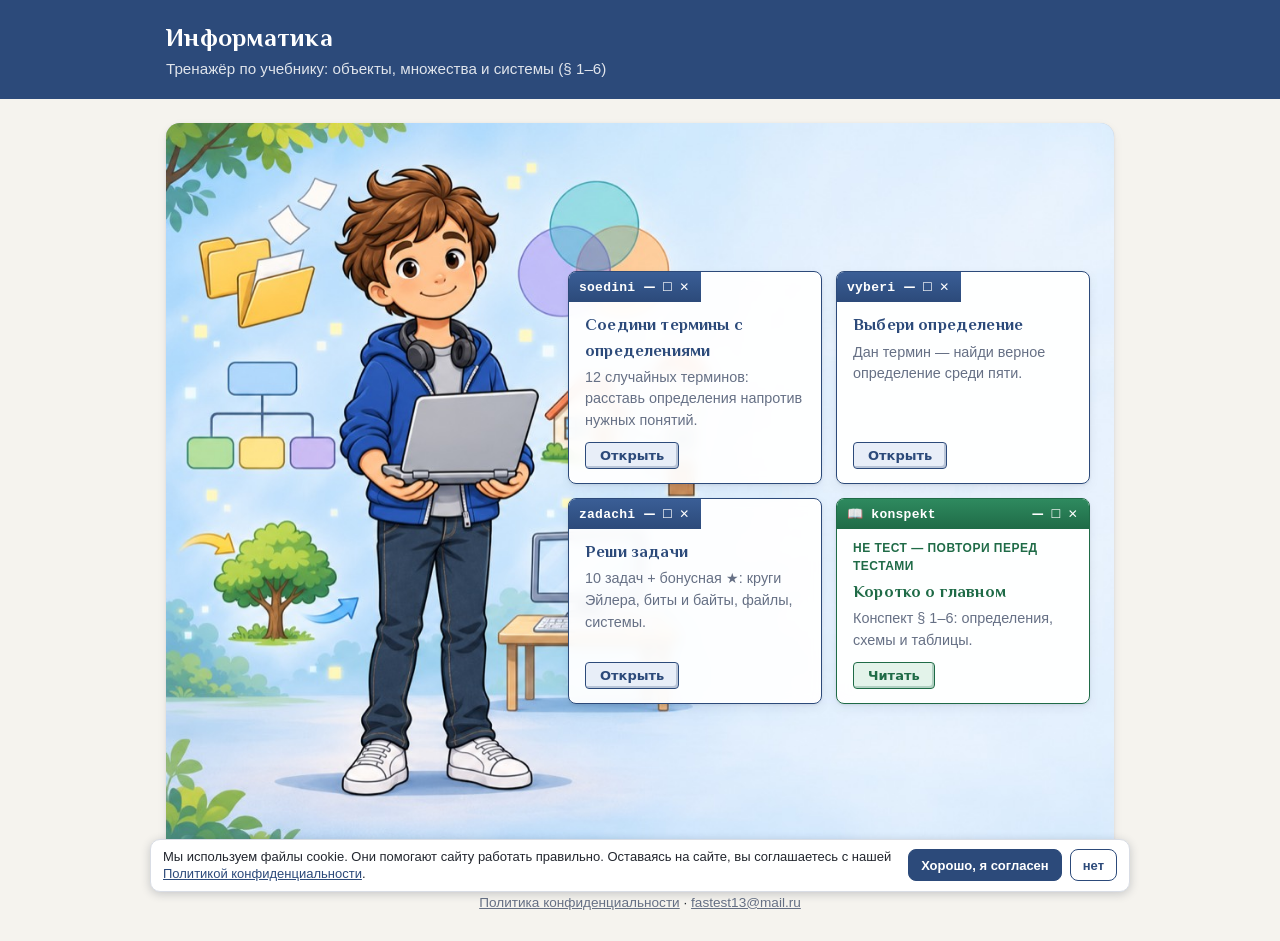
<file: index.html>
<!DOCTYPE html>
<html lang="ru">
<head>
  <meta charset="utf-8">
  <meta name="viewport" content="width=device-width, initial-scale=1">
  <title>Информатика: объекты и системы — тренажёр</title>
  <meta name="description" content="Тренажёр по информатике для 6 класса: термины и определения, § 1–6.">
  <meta property="og:type" content="website">
  <meta property="og:site_name" content="Информатика: объекты и системы">
  <meta property="og:title" content="Информатика: объекты и системы — тренажёр">
  <meta property="og:description" content="Тренажёр по информатике для 6 класса: термины и определения, § 1–6.">
  <meta property="og:url" content="https://fastest13.github.io/informatics-objects/">
  <meta property="og:image" content="https://fastest13.github.io/informatics-objects/images/share.jpg">
  <meta property="og:image:width" content="800">
  <meta property="og:image:height" content="800">
  <link rel="icon" type="image/png" sizes="32x32" href="favicon.png">
  <link rel="icon" type="image/svg+xml" href="favicon.svg">
  <link rel="stylesheet" href="css/style.css?v=20261115k">
</head>
<body>
  <header class="site-header">
    <div class="wrap">
      <h1>Информатика</h1>
      <p class="subtitle">Тренажёр по учебнику: объекты, множества и системы (§ 1–6)</p>
    </div>
  </header>

  <main class="wrap">
    <section id="menu" class="menu">
      <figure class="hero"><img src="images/hero.jpg" alt="Мальчик с ноутбуком на фоне папок, схем и кругов Эйлера" width="1280" height="853"></figure>
      <div class="menu-cards">
        <button type="button" class="menu-card" data-mode="match">
          <span class="menu-bar" aria-hidden="true"><span class="menu-file">soedini</span><span class="menu-btns">— ☐ ✕</span></span>
          <span class="menu-title">Соедини термины с определениями</span>
          <span class="menu-desc">12 случайных терминов: расставь определения напротив нужных понятий.</span>
          <span class="menu-go" aria-hidden="true">Открыть</span>
        </button>
        <button type="button" class="menu-card" data-mode="terms">
          <span class="menu-bar" aria-hidden="true"><span class="menu-file">vyberi</span><span class="menu-btns">— ☐ ✕</span></span>
          <span class="menu-title">Выбери определение</span>
          <span class="menu-desc">Дан термин — найди верное определение среди пяти.</span>
          <span class="menu-go" aria-hidden="true">Открыть</span>
        </button>
        <button type="button" class="menu-card" data-mode="tasks">
          <span class="menu-bar" aria-hidden="true"><span class="menu-file">zadachi</span><span class="menu-btns">— ☐ ✕</span></span>
          <span class="menu-title">Реши задачи</span>
          <span class="menu-desc">10 задач + бонусная ★: круги Эйлера, биты и байты, файлы, системы.</span>
          <span class="menu-go" aria-hidden="true">Открыть</span>
        </button>
        <a class="menu-card is-doc" href="pamyatka.html">
          <span class="menu-bar" aria-hidden="true"><span class="menu-file">📖 konspekt</span><span class="menu-btns">— ☐ ✕</span></span>
          <span class="menu-note">Не тест — повтори перед тестами</span>
          <span class="menu-title">Коротко о главном</span>
          <span class="menu-desc">Конспект § 1–6: определения, схемы и таблицы.</span>
          <span class="menu-go" aria-hidden="true">Читать</span>
        </a>
      </div>
    </section>

    <section id="mode" class="mode" hidden></section>
  </main>

  <footer class="site-footer wrap">
    <a href="privacy.html">Политика конфиденциальности</a>
    · <a href="mailto:fastest13@mail.ru?subject=%D0%A2%D0%B5%D1%81%D1%82%20%D0%98%D0%BD%D1%84%D0%BE%D1%80%D0%BC%D0%B0%D1%82%D0%B8%D0%BA%D0%B0">fastest13@mail.ru</a>
  </footer>

  <script src="js/data.js?v=20261116a"></script>
  <script src="js/tasks-data.js?v=20261115l"></script>
  <script src="js/common.js?v=20261115m"></script>
  <script src="js/euler.js?v=20261116a"></script>
  <script src="js/mode-match.js?v=20261116a"></script>
  <script src="js/mode-term-quiz.js?v=20261116a"></script>
  <script src="js/mode-tasks.js?v=20261115k"></script>
  <script src="js/analytics.js?v=20261116a"></script>
  <script src="js/app.js?v=20261116a"></script>
</body>
</html>
</file>
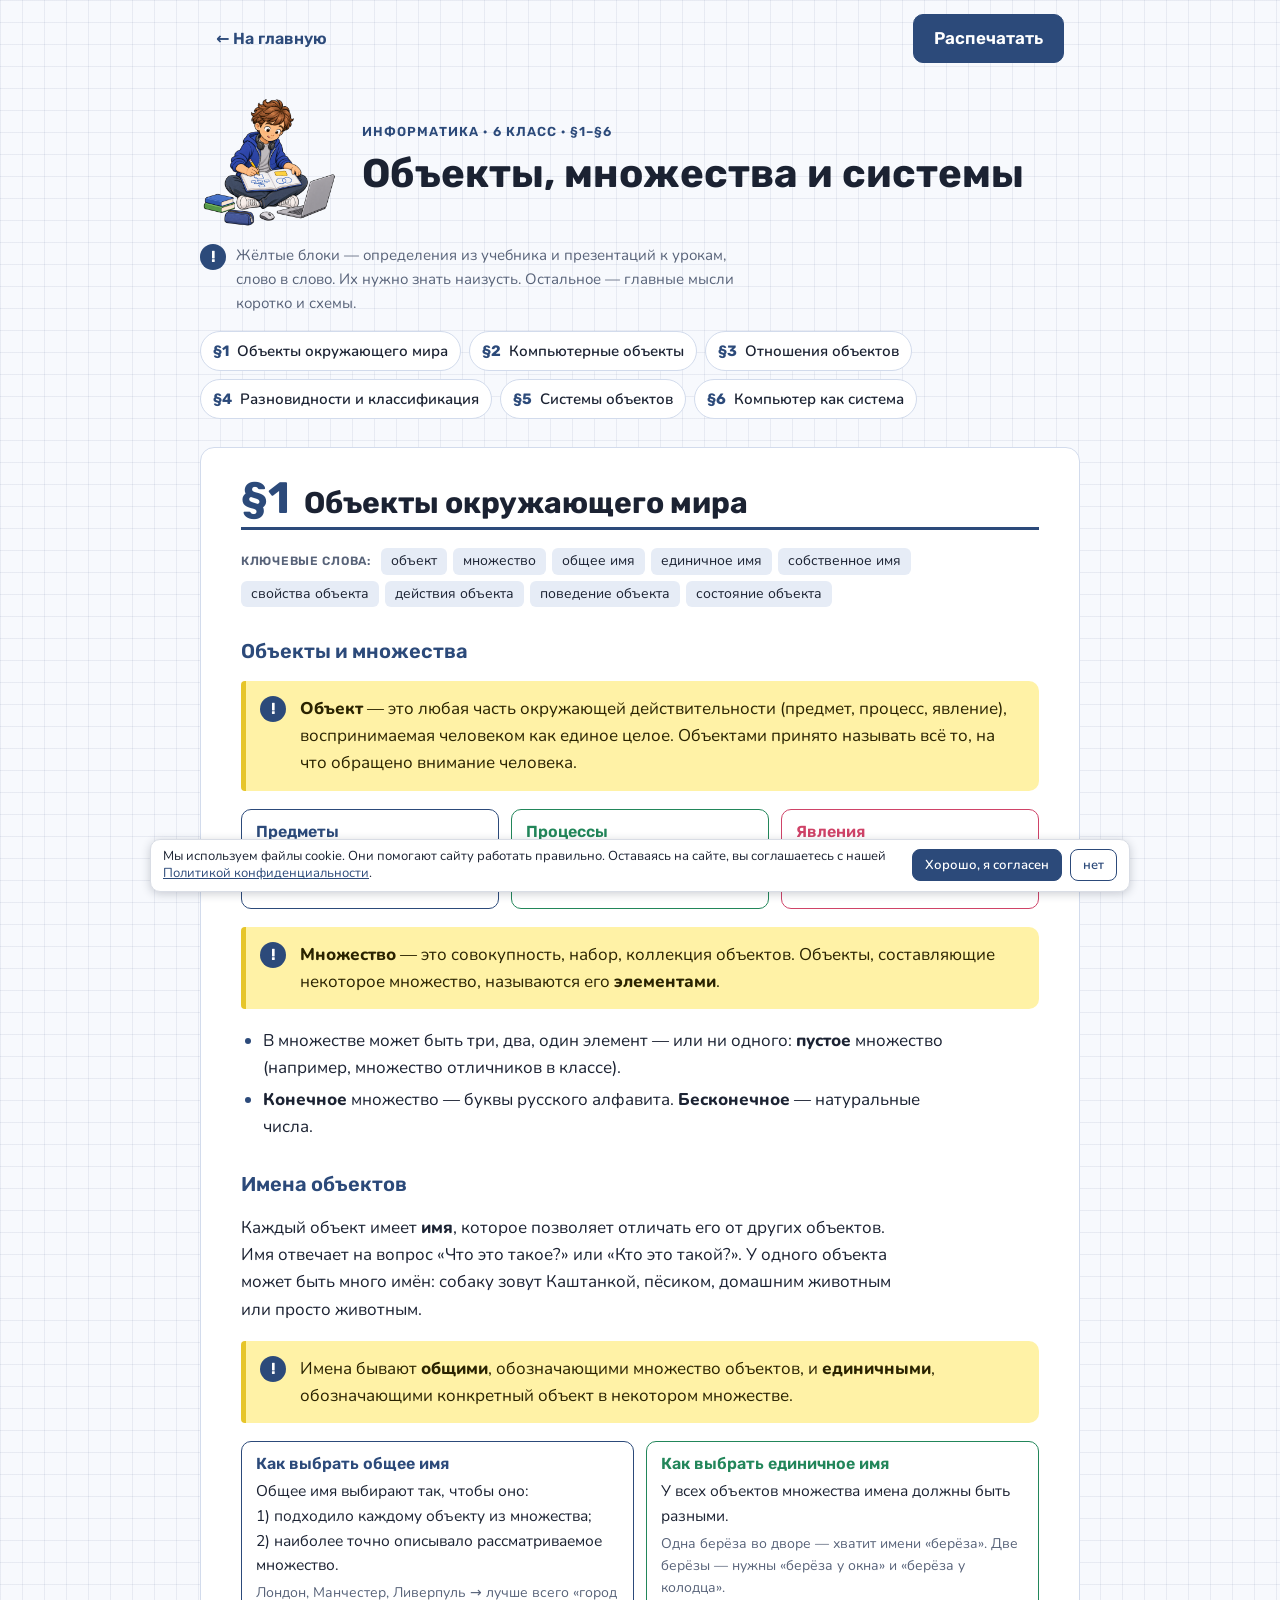
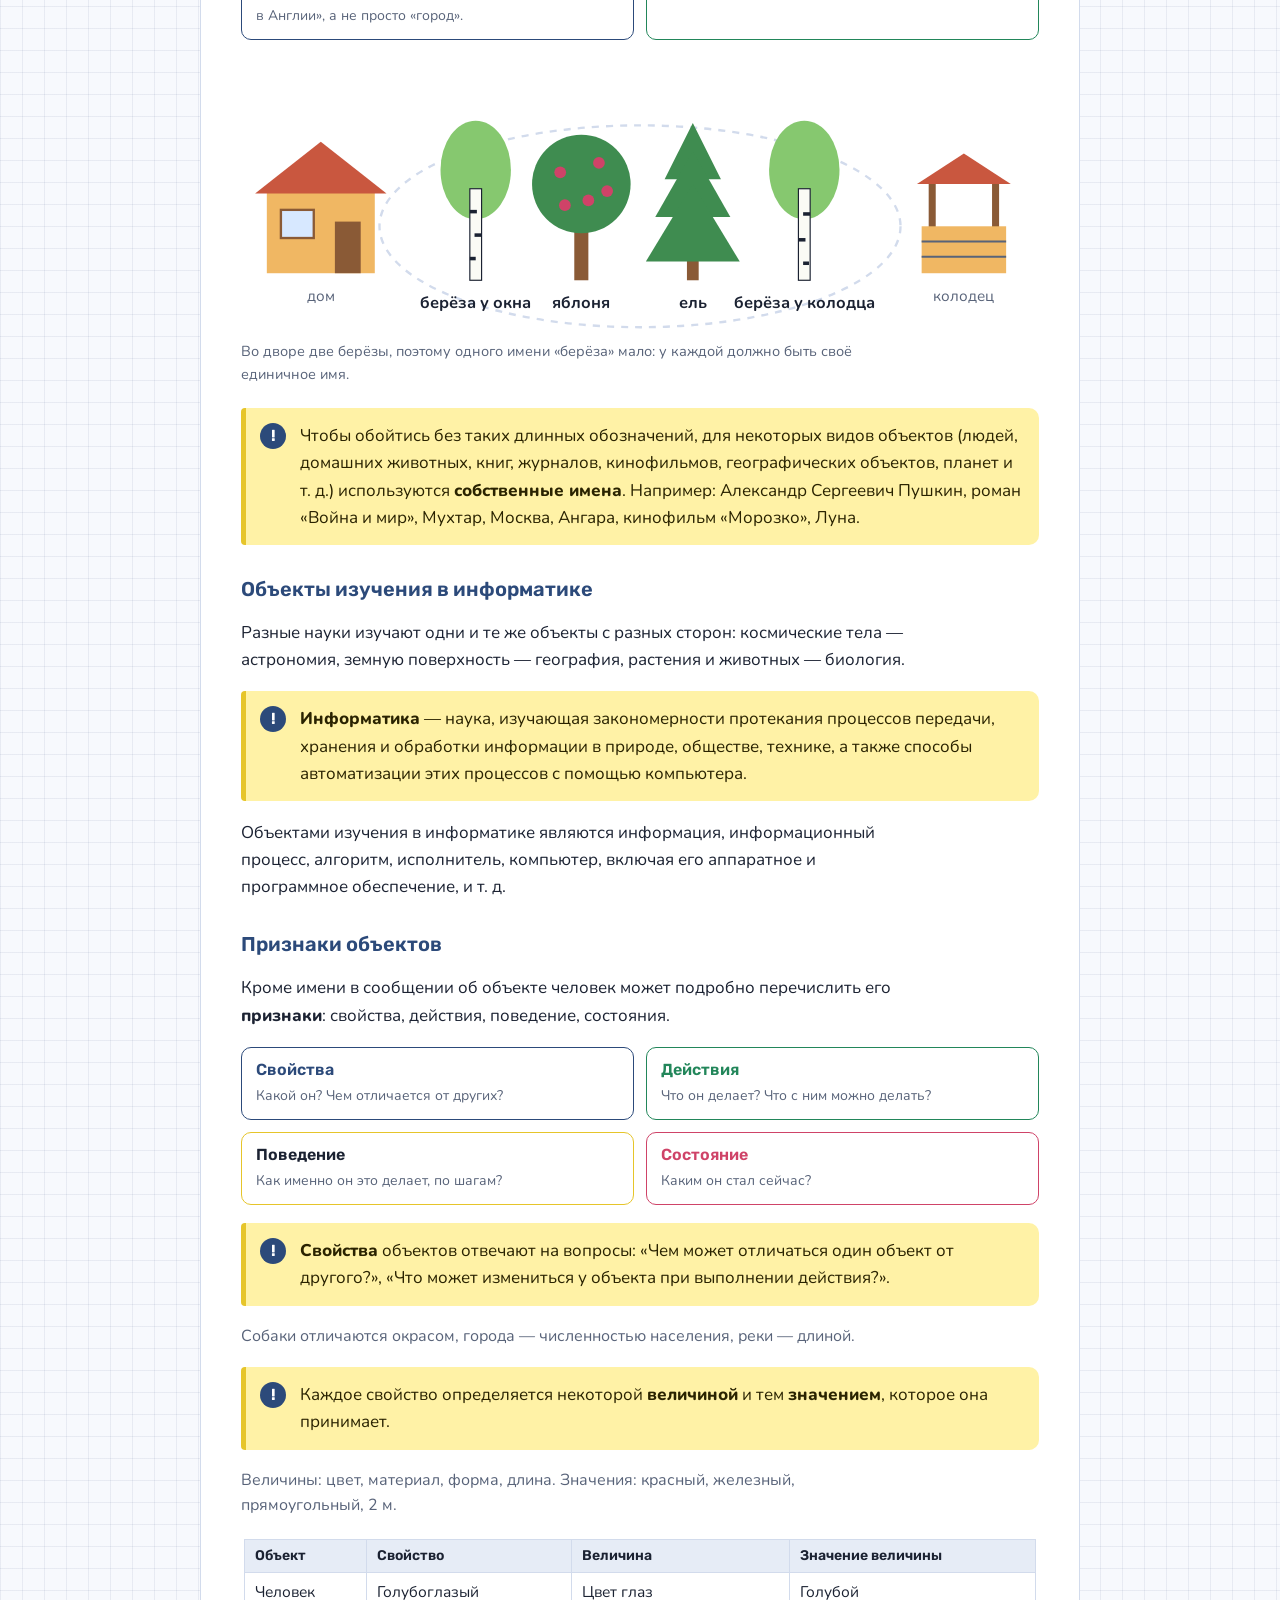
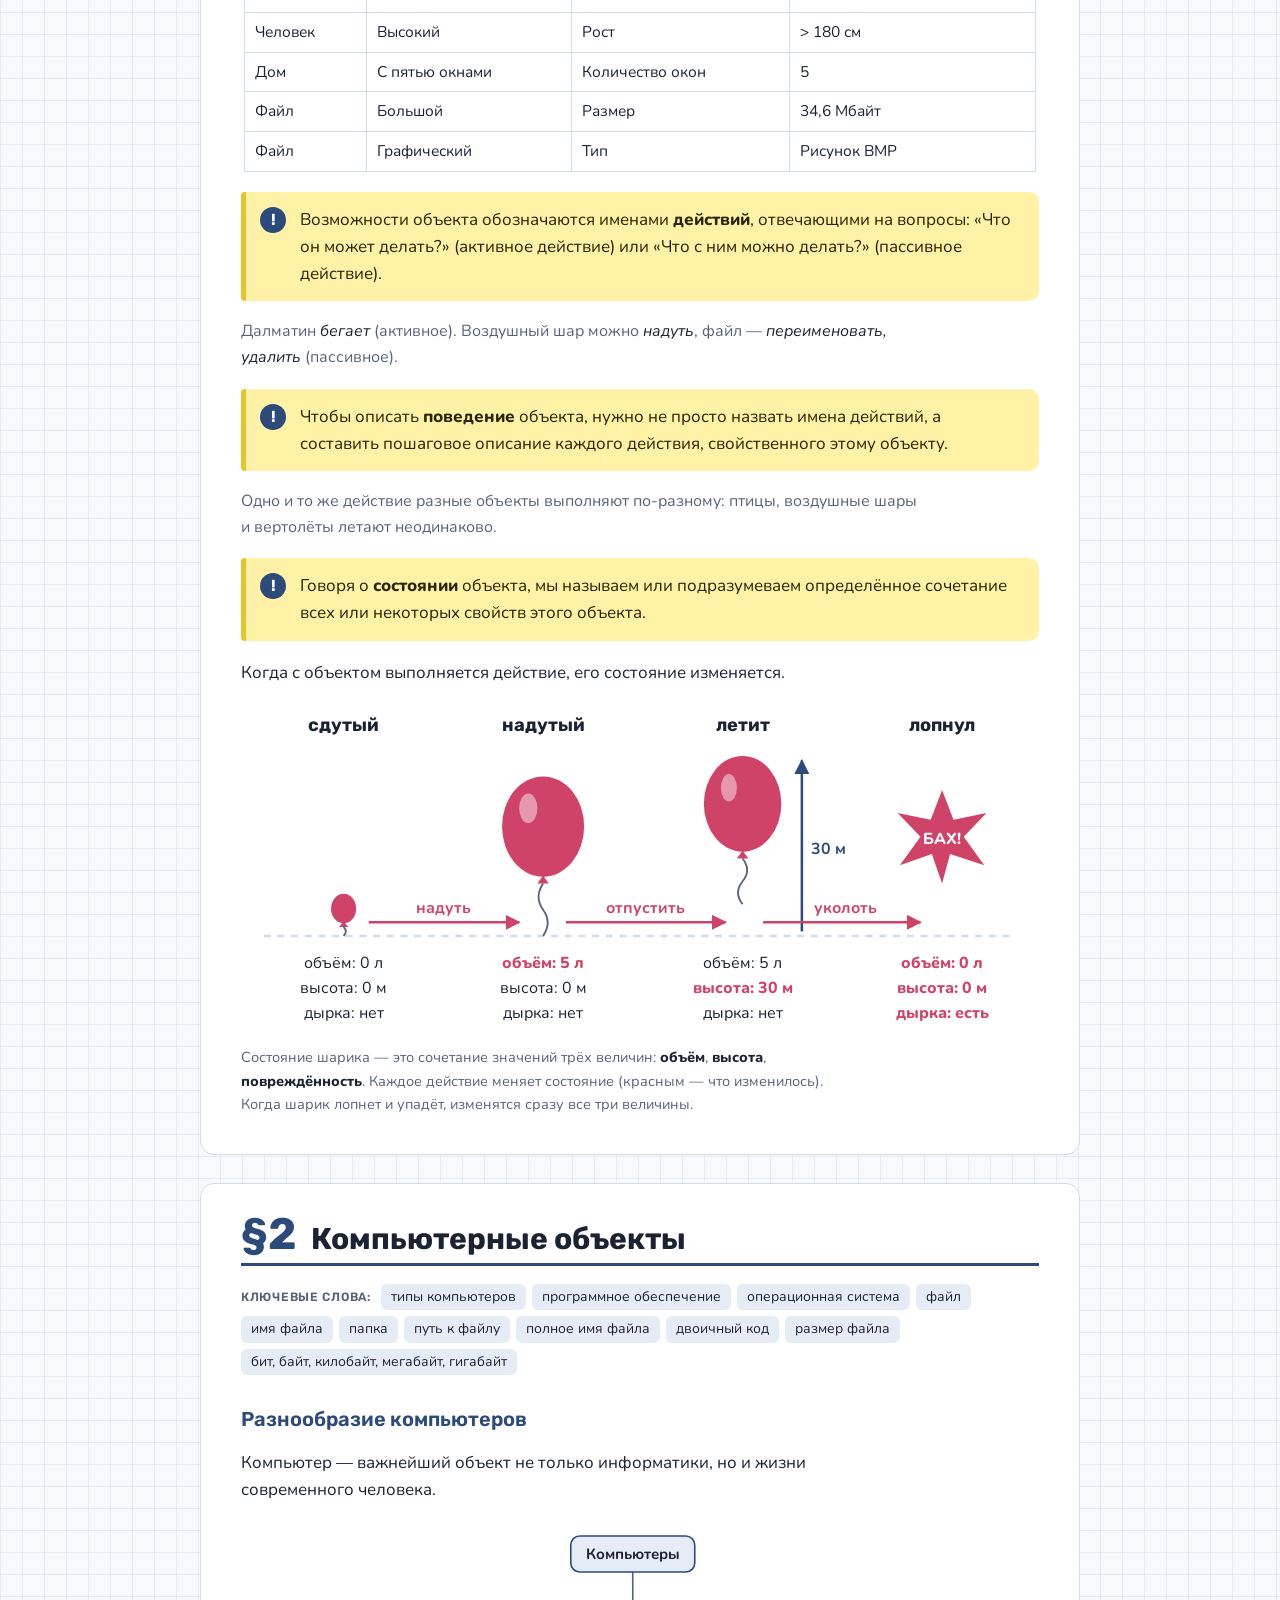
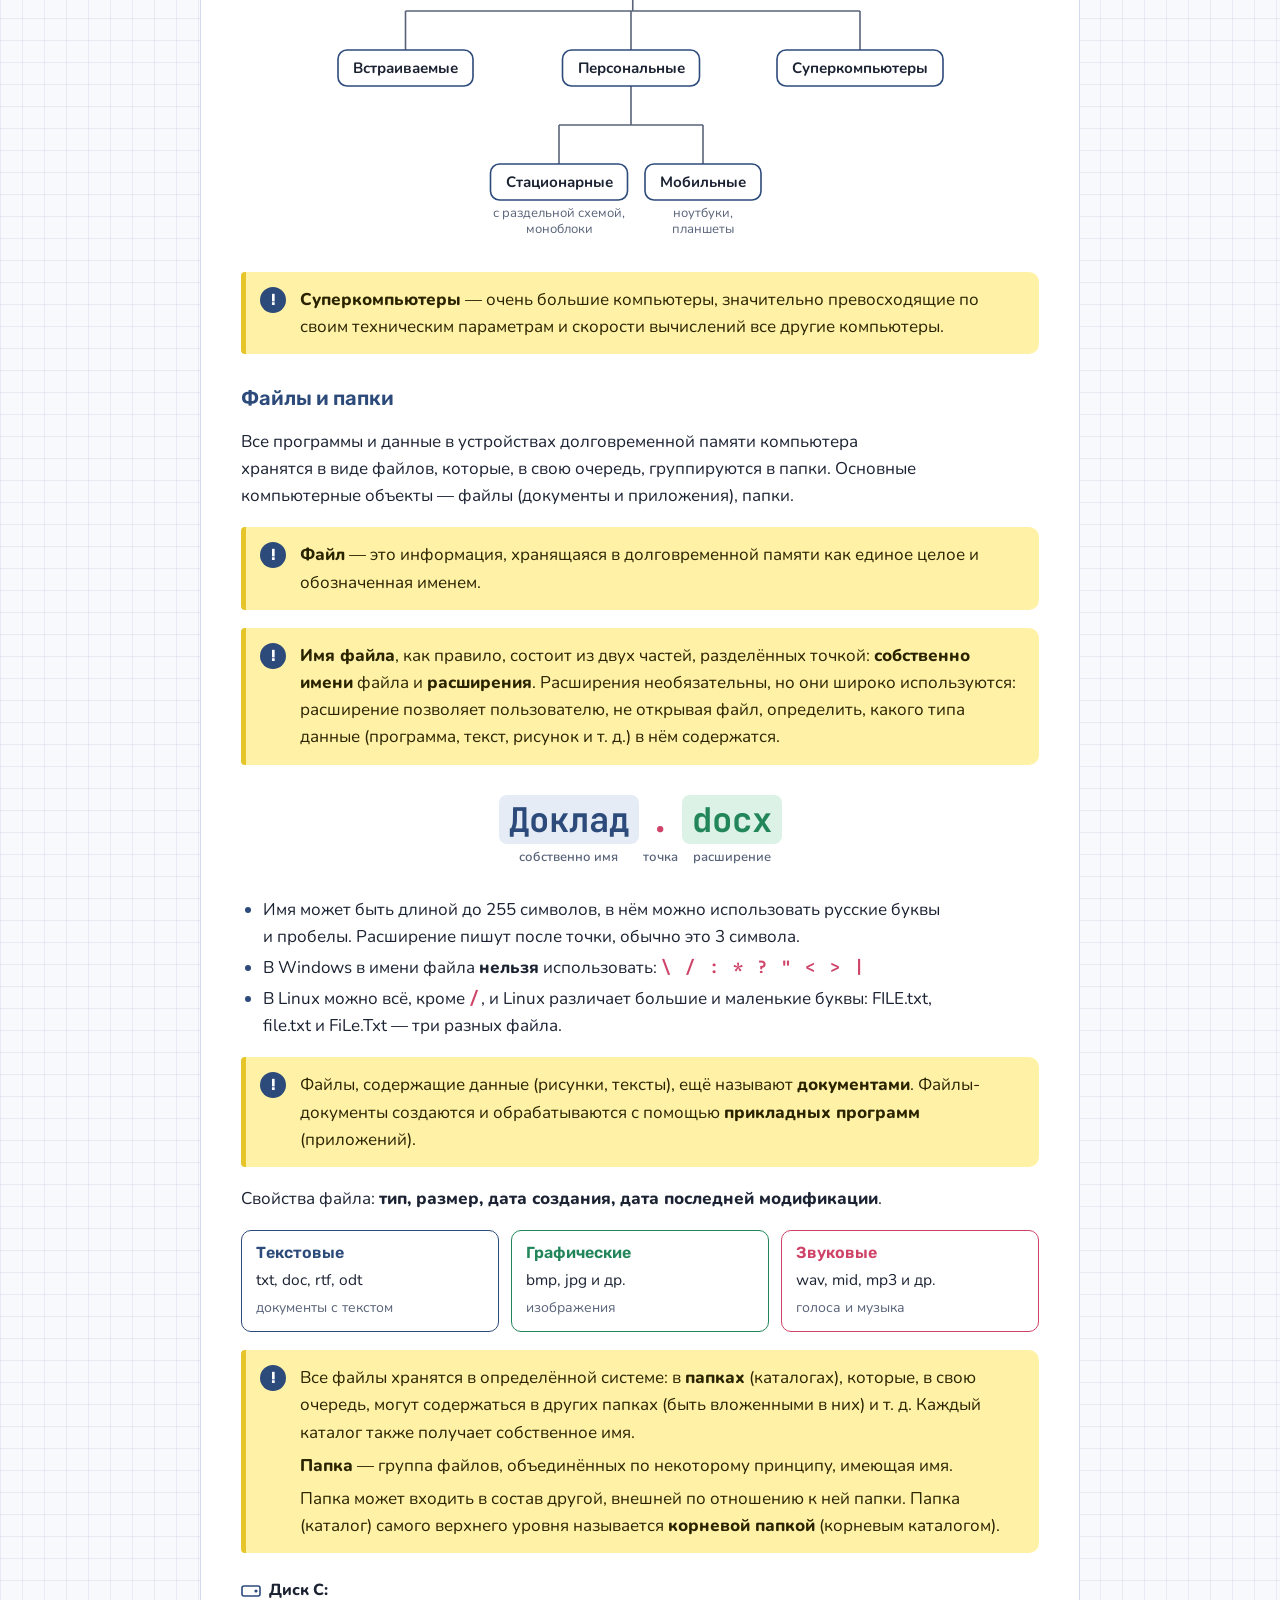
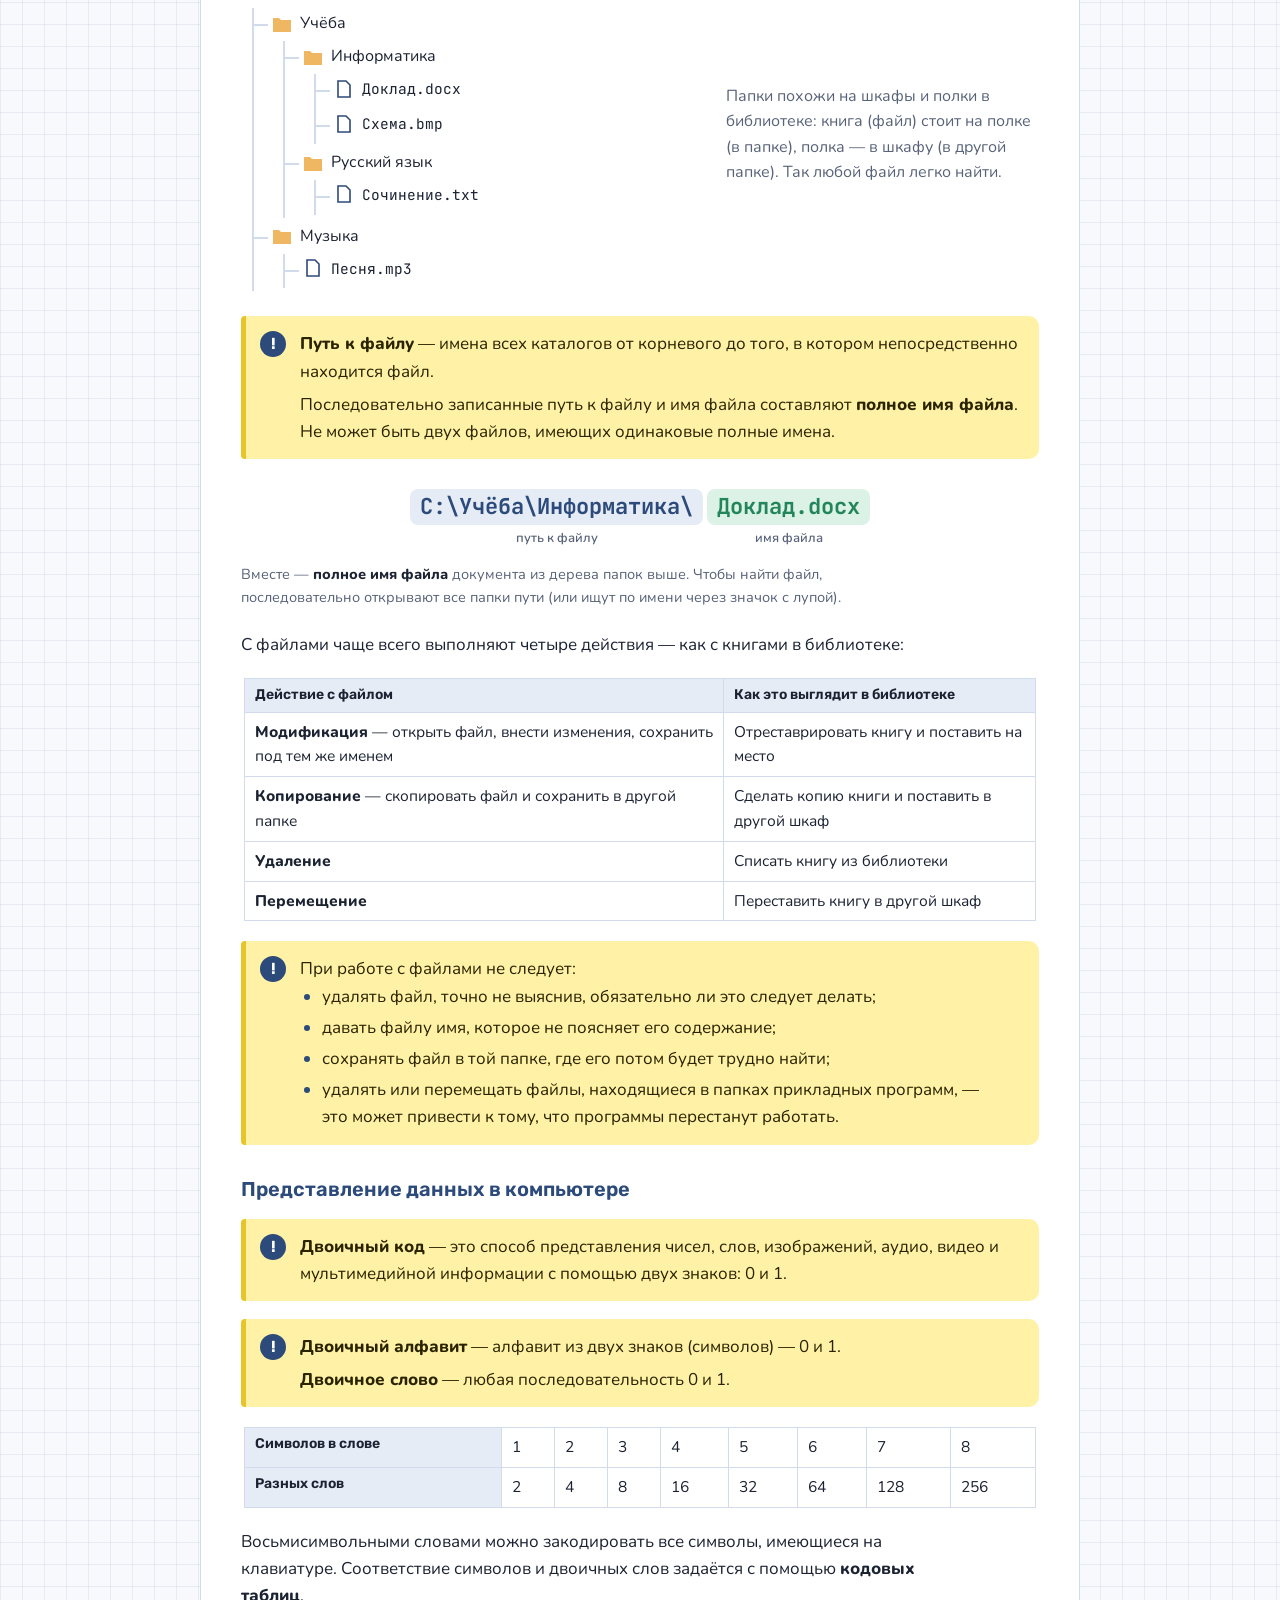
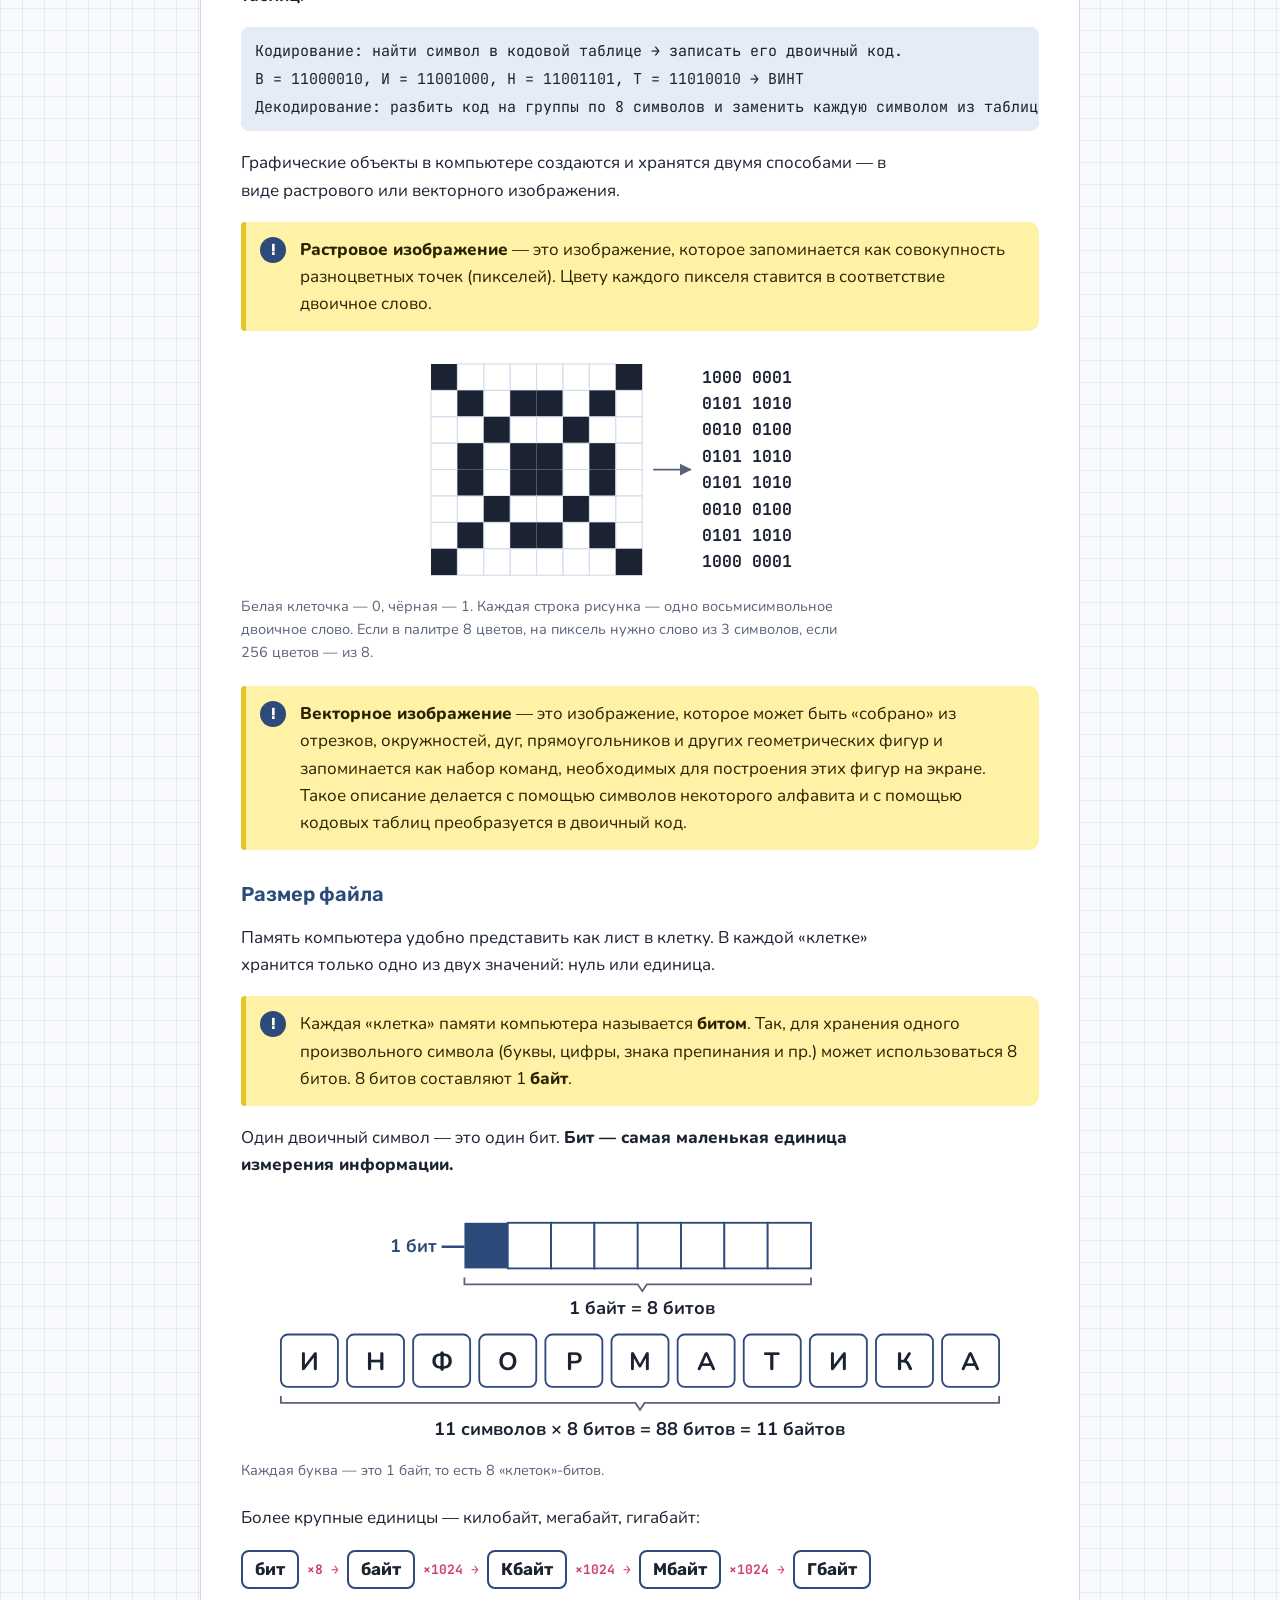
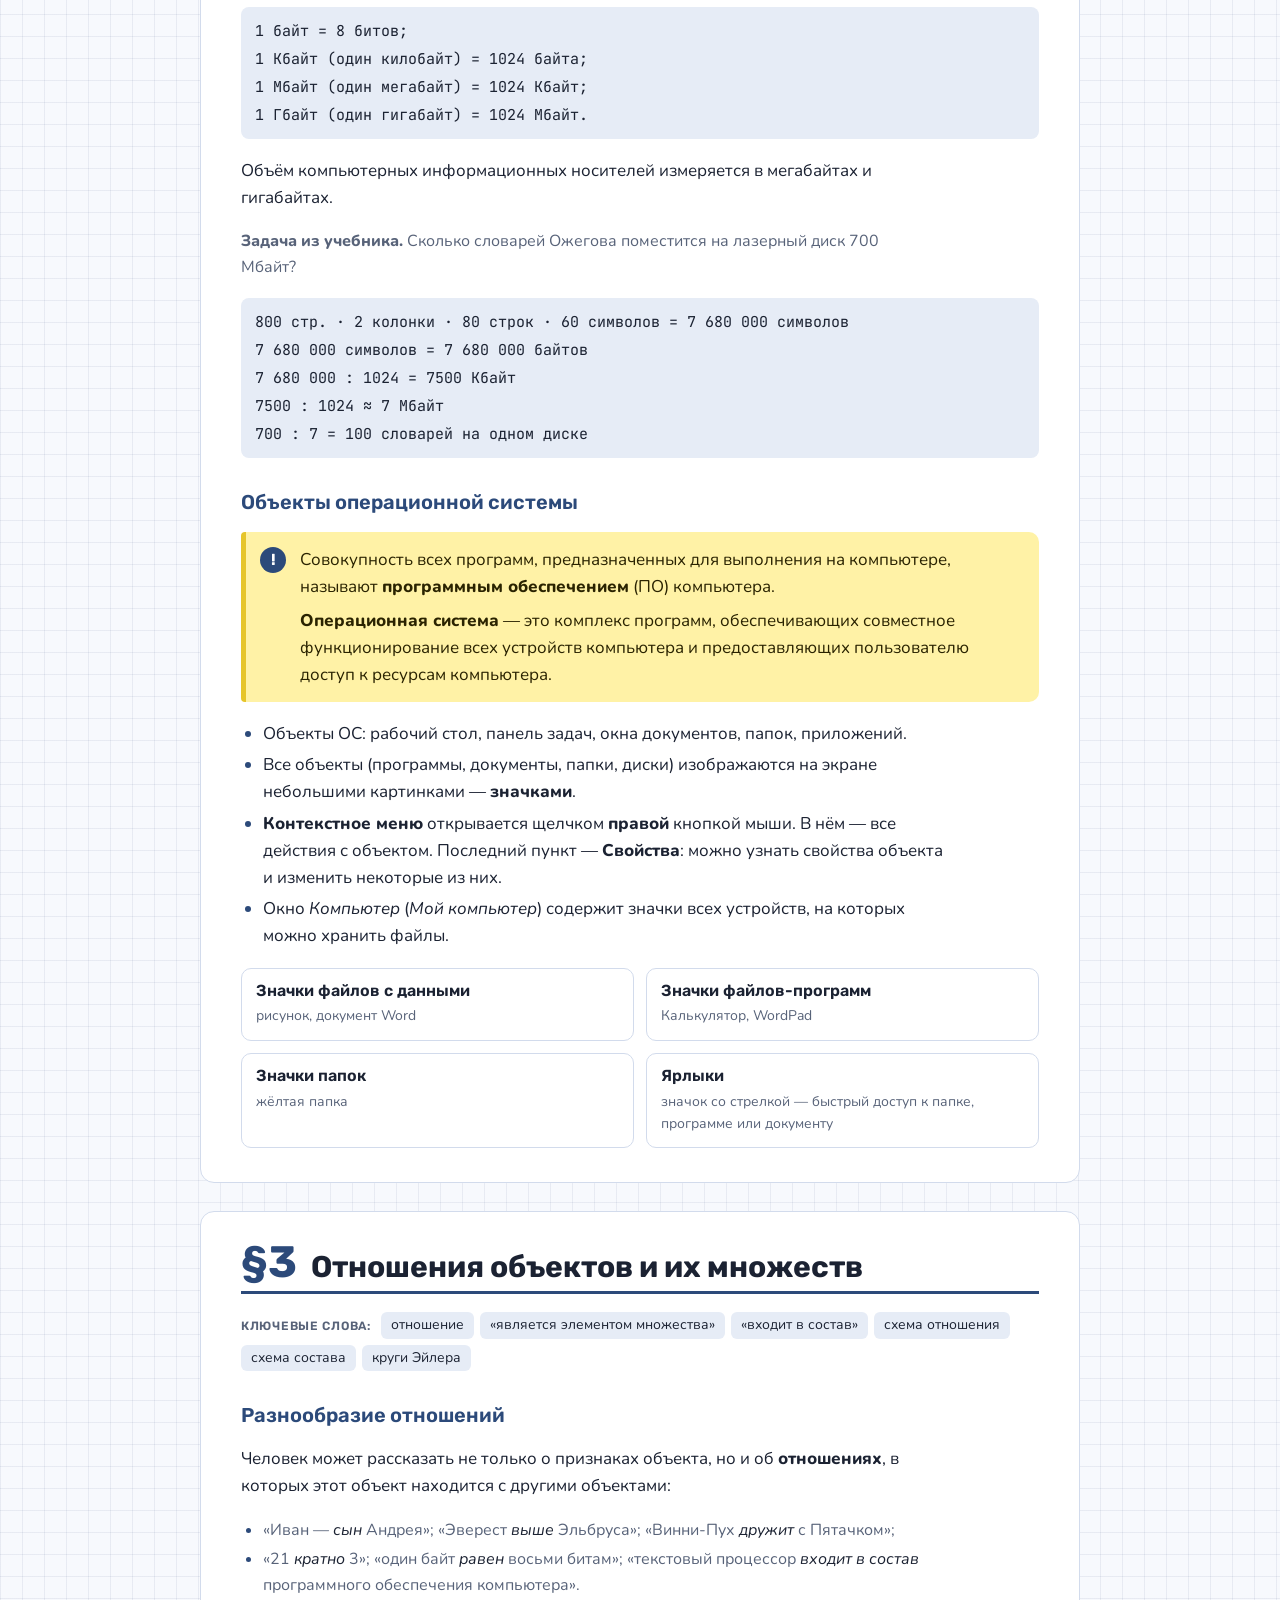
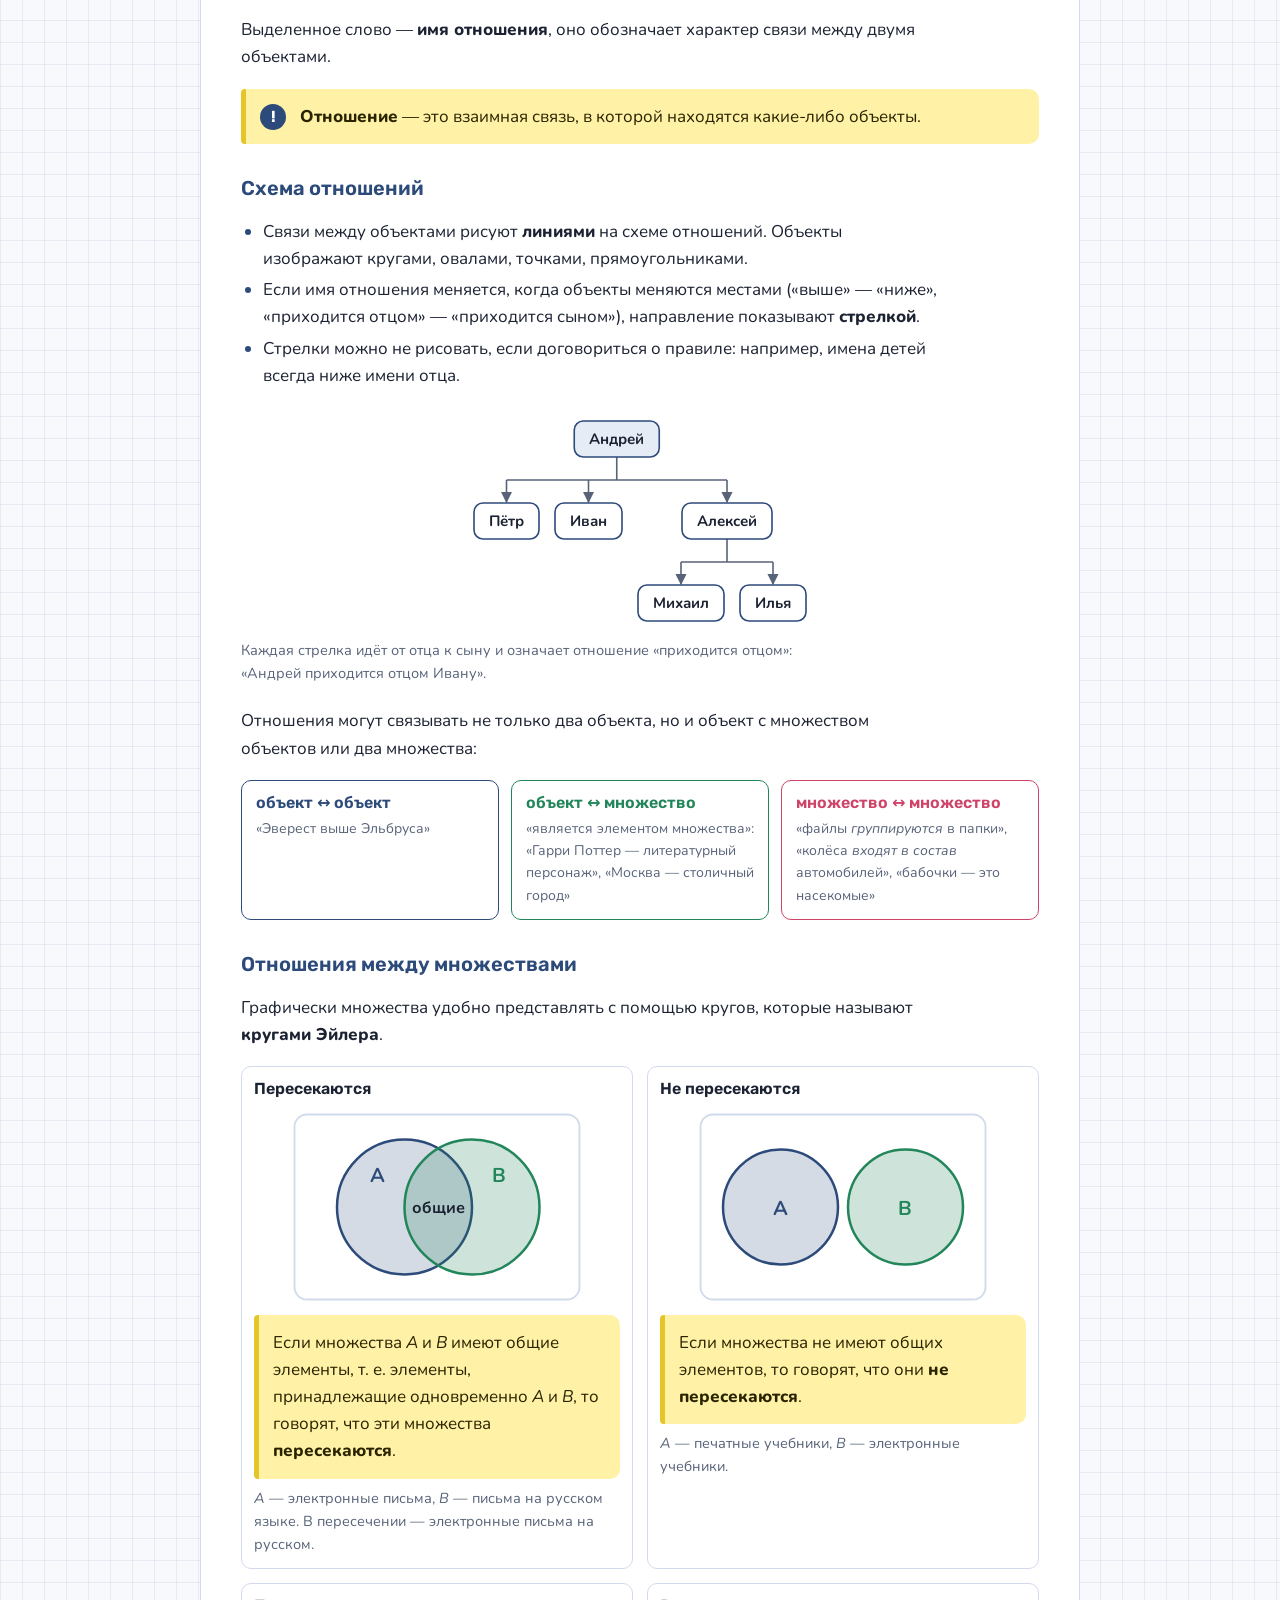
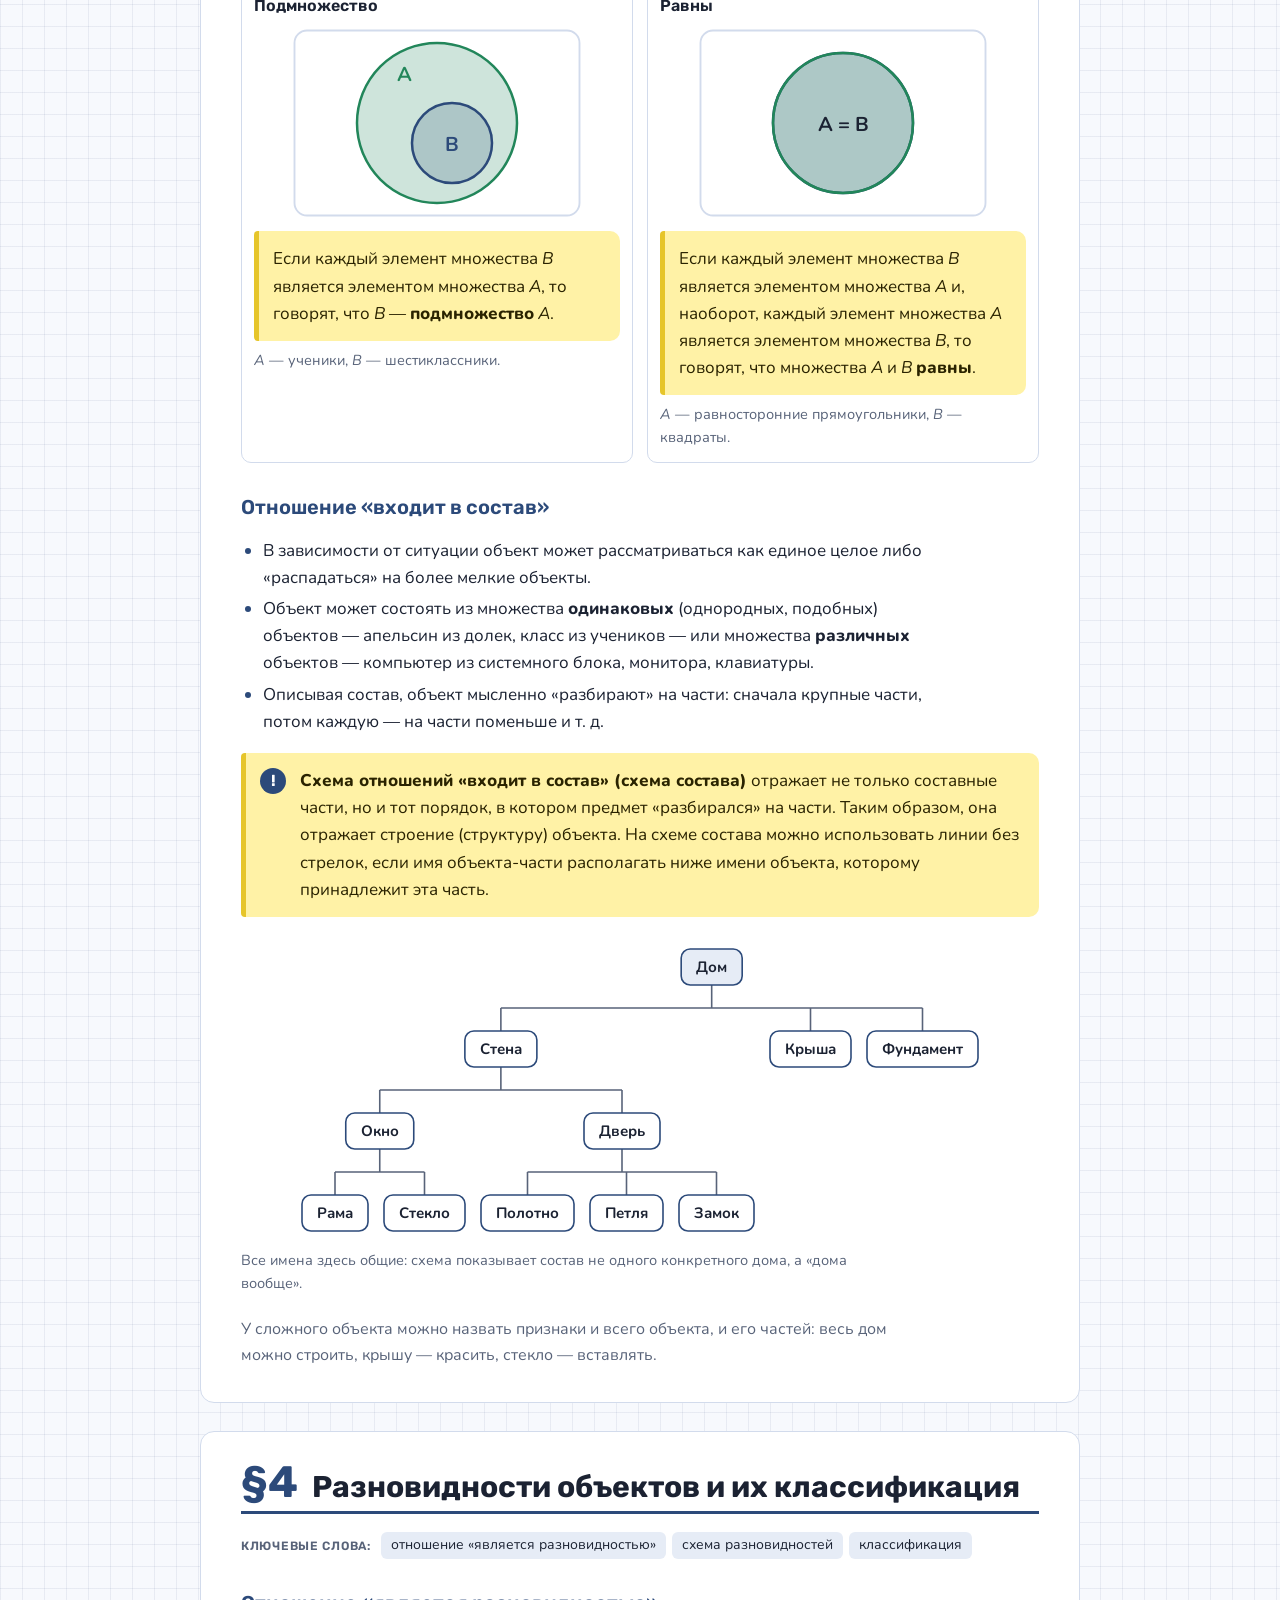
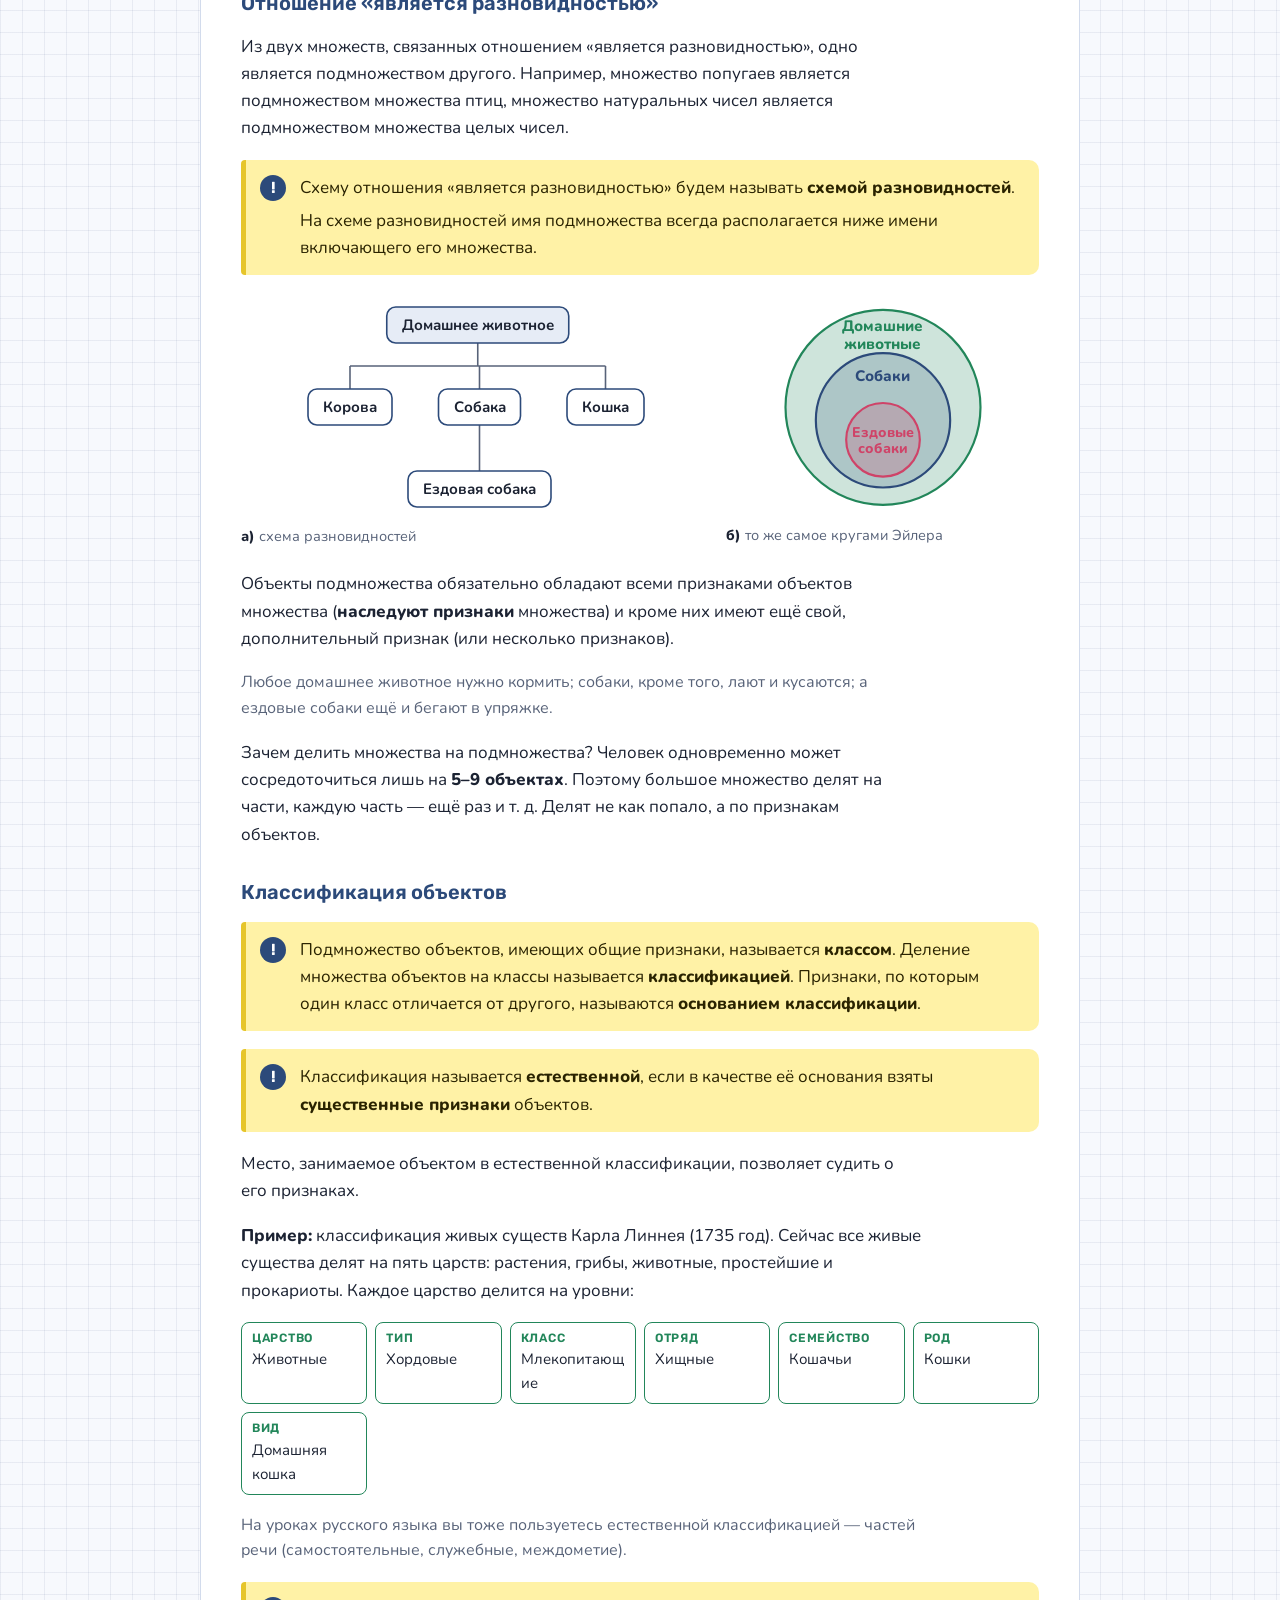
<file: pamyatka.html>
<!DOCTYPE html>
<html lang="ru" data-theme="light">
<head>
<meta charset="utf-8">
<meta name="viewport" content="width=device-width, initial-scale=1">
<title>Информатика — конспект § 1–6</title>
<meta name="description" content="Конспект § 1–6: определения, схемы и таблицы.">
<meta property="og:type" content="website">
<meta property="og:site_name" content="Информатика: объекты и системы">
<meta property="og:title" content="Информатика — конспект § 1–6">
<meta property="og:description" content="Конспект § 1–6: определения, схемы и таблицы.">
<meta property="og:url" content="https://fastest13.github.io/informatics-objects/pamyatka.html">
<meta property="og:image" content="https://fastest13.github.io/informatics-objects/images/share.jpg">
<meta property="og:image:width" content="800">
<meta property="og:image:height" content="800">
<link rel="icon" type="image/png" sizes="32x32" href="favicon.png">
<link rel="icon" type="image/svg+xml" href="favicon.svg">
<link rel="preconnect" href="https://fonts.googleapis.com">
<link rel="preconnect" href="https://fonts.gstatic.com" crossorigin>
<link rel="stylesheet" href="https://fonts.googleapis.com/css2?family=Nunito:wght@400;600;700;800&family=Rubik:wght@500;600;700&family=JetBrains+Mono:wght@500;700&display=swap">
<link rel="stylesheet" href="css/style.css?v=20261116a">
<style>
/* Layout: one notebook column on graph paper ("тетрадь в клетку"); each § is a sheet; definitions are highlighter boxes. */
:root{
  --paper:#f7f9fd; --grid:rgba(44,74,122,.08); --card:#ffffff; --ink:#1b2232; --muted:#586379; --line:#d2dbec;
  --blue:#2c4a7a; --blue-soft:#e6ecf6; --green:#22865a; --green-soft:#dcf2e6; --rose:#cf4368; --rose-soft:#fce4eb;
  --hl:#fff2a6; --hl-ink:#2a2300; --hl-edge:#e6c52a;
  --leaf:#86c86f; --leaf-dark:#3f8c50; --wood:#8a5a36; --wall:#f0b763; --roof:#c9573f; --sky:#d7e8ff; --birch:#fbfbf5;
  --box:#1b2232; --on-box:#ffffff;
  --f-head:"Rubik", "Segoe UI", system-ui, sans-serif;
  --f-body:"Nunito", "Segoe UI", system-ui, sans-serif;
  --f-mono:"JetBrains Mono", ui-monospace, Menlo, Consolas, monospace;
}
@media (prefers-color-scheme: dark){ :root:not([data-theme="light"]){
  --paper:#10151e; --grid:rgba(126,162,255,.07); --card:#172030; --ink:#e7ecf5; --muted:#9ca8be; --line:#2c384f;
  --blue:#86a9ff; --blue-soft:#1c2a4b; --green:#5ccf95; --green-soft:#15352a; --rose:#ff88a4; --rose-soft:#3c1d28;
  --hl:#3b3410; --hl-ink:#fff3b5; --hl-edge:#a88f1c;
  --leaf:#6fb95e; --leaf-dark:#3f8f52; --wood:#a87048; --wall:#d39d58; --roof:#c25a44; --sky:#1d2d48; --birch:#ebebe3;
  --box:#05070c; --on-box:#ffffff; color-scheme:dark;
}}
:root[data-theme="dark"]{
  --paper:#10151e; --grid:rgba(126,162,255,.07); --card:#172030; --ink:#e7ecf5; --muted:#9ca8be; --line:#2c384f;
  --blue:#86a9ff; --blue-soft:#1c2a4b; --green:#5ccf95; --green-soft:#15352a; --rose:#ff88a4; --rose-soft:#3c1d28;
  --hl:#3b3410; --hl-ink:#fff3b5; --hl-edge:#a88f1c;
  --leaf:#6fb95e; --leaf-dark:#3f8f52; --wood:#a87048; --wall:#d39d58; --roof:#c25a44; --sky:#1d2d48; --birch:#ebebe3;
  --box:#05070c; --on-box:#ffffff; color-scheme:dark;
}

body{
  background-color:var(--paper);
  background-image:linear-gradient(var(--grid) 1px,transparent 1px),linear-gradient(90deg,var(--grid) 1px,transparent 1px);
  background-size:22px 22px;
  color:var(--ink); font:400 17px/1.6 var(--f-body);
}
.kwrap{max-width:880px;margin:0 auto;padding-block:28px 64px;
  padding-left:max(16px, env(safe-area-inset-left, 0px));padding-right:max(16px, env(safe-area-inset-right, 0px));
  display:flex;flex-direction:column;gap:28px}
h1,h2,h3{font-family:var(--f-head);letter-spacing:normal;text-wrap:balance;line-height:1.2;margin:0}
p{margin:0}
b,strong{font-weight:800}

/* top */
.top{display:flex;flex-direction:column;gap:12px}
.eyebrow{font:600 13px/1 var(--f-head);letter-spacing:.08em;text-transform:uppercase;color:var(--blue)}
h1{font-size:clamp(28px,5vw,40px);font-weight:700}
.legend{display:flex;gap:10px;align-items:flex-start;color:var(--muted);font-size:15px;max-width:62ch}
.legend .bang{flex:none}
.toc{display:flex;flex-wrap:wrap;gap:8px;padding:0;margin:4px 0 0;list-style:none}
.toc a{display:inline-flex;gap:8px;align-items:baseline;padding:7px 12px;border:1.5px solid var(--line);border-radius:999px;
  background:var(--card);color:var(--ink);text-decoration:none;font-size:15px;font-weight:600}
.toc a span{font-family:var(--f-head);color:var(--blue);font-weight:700}
.toc a:hover,.toc a:focus-visible{border-color:var(--blue);outline:none}

/* sheet per paragraph */
.par{background:var(--card);border:1px solid var(--line);border-radius:14px;padding:28px clamp(16px,4vw,40px) 34px;
  display:flex;flex-direction:column;gap:18px;min-width:0}
.ph{display:flex;align-items:baseline;gap:14px;flex-wrap:wrap;padding-bottom:6px;border-bottom:3px solid var(--blue)}
.pn{font:700 clamp(30px,6vw,44px)/1 var(--f-head);color:var(--blue)}
.ph h2{font-size:clamp(22px,4vw,30px);font-weight:700}
h3{font-size:20px;font-weight:600;color:var(--blue);margin-top:14px}
.kw{display:flex;flex-wrap:wrap;gap:6px;padding:0;margin:0;list-style:none;align-items:center}
.kw::before{content:"Ключевые слова:";font:600 12px/1 var(--f-head);letter-spacing:.06em;text-transform:uppercase;color:var(--muted);margin-right:4px}
.kw li{font-size:14px;padding:2px 10px;border-radius:6px;background:var(--blue-soft);color:var(--ink)}
.par p,.par li{max-width:68ch}
ul.dots{margin:0;padding-left:22px;display:flex;flex-direction:column;gap:4px}
ul.dots li::marker{color:var(--blue)}
.ex{color:var(--muted);font-size:16px}
.ex i{color:var(--ink)}

/* definition = highlighter box, text verbatim from the textbook */
.def{display:flex;gap:14px;align-items:flex-start;background:var(--hl);color:var(--hl-ink);
  border-left:5px solid var(--hl-edge);border-radius:4px 10px 10px 4px;padding:14px 18px 14px 14px}
.def p{max-width:none}
.def p+p{margin-top:6px}
.def ol{margin:6px 0 0;padding-left:22px}
.bang{flex:none;display:inline-grid;place-items:center;width:26px;height:26px;border-radius:50%;
  background:var(--blue);color:var(--card);font:700 16px/1 var(--f-head);margin-top:1px}

/* small cards */
.grid{display:grid;gap:12px;grid-template-columns:repeat(auto-fit,minmax(200px,1fr))}
.kcell{border:1.5px solid var(--line);border-radius:10px;padding:12px 14px;display:flex;flex-direction:column;gap:4px;min-width:0}
.kcell h4{margin:0;font:600 16px/1.3 var(--f-head)}
.kcell p{font-size:15.5px}
.kcell .q{font-size:14px;color:var(--muted)}
.c-blue{border-color:var(--blue)} .c-blue h4{color:var(--blue)}
.c-green{border-color:var(--green)} .c-green h4{color:var(--green)}
.c-rose{border-color:var(--rose)} .c-rose h4{color:var(--rose)}
.c-amber{border-color:var(--hl-edge)} .c-amber h4{color:var(--ink)}

/* figures */
figure{margin:4px 0;display:flex;flex-direction:column;gap:8px}
.scroll{overflow-x:auto;-webkit-overflow-scrolling:touch}
figure svg{display:block;width:100%;height:auto}
figcaption{font-size:14.5px;color:var(--muted);max-width:68ch}
figcaption b{color:var(--ink)}
svg text{font-family:var(--f-body);fill:var(--ink)}
.t-sm{font-size:13px} .t-md{font-size:14px} .t-lg{font-size:16px;font-weight:700}
.t-mut{fill:var(--muted)} .t-b{fill:var(--blue)} .t-r{fill:var(--rose)} .t-g{fill:var(--green)}
.t-head{font-family:var(--f-head);font-weight:700}
.t-up{font-size:12px;font-weight:800;letter-spacing:.08em}
.f-leaf{fill:var(--leaf)} .f-leafd{fill:var(--leaf-dark)} .f-wood{fill:var(--wood)} .f-wall{fill:var(--wall)}
.f-roof{fill:var(--roof)} .f-sky{fill:var(--sky);stroke:var(--wood);stroke-width:2} .f-birch{fill:var(--birch);stroke:var(--ink);stroke-width:1}
.f-ink{fill:var(--ink)} .f-rose{fill:var(--rose)} .f-hi{fill:#ffffff;fill-opacity:.45}
.f-card{fill:var(--card);stroke:var(--blue);stroke-width:1.6} .f-blue{fill:var(--blue)}
.f-box{fill:var(--box);stroke:var(--line);stroke-width:1.5} .t-onbox{fill:var(--on-box)}
.s-line{stroke:var(--line);stroke-width:2;fill:none} .s-dash{stroke:var(--line);stroke-width:2;fill:none;stroke-dasharray:6 6}
.s-mut{stroke:var(--muted);stroke-width:1.6;fill:none}
.s-blue{stroke:var(--blue);stroke-width:2.2;fill:none} .s-rose{stroke:var(--rose);stroke-width:2.2;fill:none}
.s-green{stroke:var(--green);stroke-width:2;fill:none}
.s-wood{stroke:var(--wood);stroke-width:4;fill:none;stroke-linecap:round}
.sys{fill:var(--green-soft);stroke:var(--green);stroke-width:2;stroke-dasharray:8 6}
.sa{fill:var(--blue);fill-opacity:.2;stroke:var(--blue);stroke-width:2}
.sb{fill:var(--green);fill-opacity:.22;stroke:var(--green);stroke-width:2}
.sr{fill:var(--rose);fill-opacity:.22;stroke:var(--rose);stroke-width:2}
.frame{fill:none;stroke:var(--line);stroke-width:1.5}
.mk{fill:var(--muted)} .mk-b{fill:var(--blue)} .mk-r{fill:var(--rose)}
/* tree diagrams (drawn by script) */
.nb{fill:var(--card);stroke:var(--blue);stroke-width:1.6}
.nb.root{fill:var(--blue-soft)}
.tt{font-size:15px;font-weight:700;text-anchor:middle}
.tn{font-size:13px;text-anchor:middle;fill:var(--muted)}
.tl{stroke:var(--muted);stroke-width:1.6;fill:none}

.grid.g2{grid-template-columns:repeat(2,minmax(0,1fr))}
.grid.g3{grid-template-columns:repeat(6,minmax(0,1fr))}
.grid.g3>.kcell{grid-column:span 2}
.grid.g3>.kcell:nth-child(n+4){grid-column:span 3}
@media (max-width:520px){.grid.g2,.grid.g3{grid-template-columns:1fr}.grid.g3>.kcell,.grid.g3>.kcell:nth-child(n+4){grid-column:auto}}
.euler{display:grid;gap:14px;grid-template-columns:repeat(2,minmax(0,1fr))}
@media (max-width:520px){.euler{grid-template-columns:1fr}}
.euler figure{border:1.5px solid var(--line);border-radius:10px;padding:12px;margin:0}
.euler h4{margin:0;font:600 16px/1.2 var(--f-head)}
.euler svg{max-width:300px;margin:0 auto}
.side{display:grid;gap:16px;grid-template-columns:minmax(0,3fr) minmax(0,2fr);align-items:center}
@media (max-width:620px){.side{grid-template-columns:1fr}}

/* tables */
.tbl{overflow-x:auto;padding:2px}
table{border-collapse:collapse;width:calc(100% - 3px);margin-left:1px;font-size:15.5px}
@media (max-width:520px){table{min-width:420px}}
th,td{border:1.5px solid var(--line);padding:7px 10px;text-align:left;vertical-align:top}
th{background:var(--blue-soft);font:600 14px/1.3 var(--f-head)}
td.n{font-variant-numeric:tabular-nums}

/* file name anatomy */
.fname{display:flex;flex-wrap:wrap;justify-content:center;align-items:flex-end;gap:4px;font-family:var(--f-mono);padding:8px 0}
.fname .part{display:flex;flex-direction:column;align-items:center;gap:6px}
.fname code{font:700 clamp(22px,5vw,34px)/1.1 var(--f-mono);padding:6px 10px;border-radius:8px}
.fname .nm code{background:var(--blue-soft);color:var(--blue)}
.fname .dot code{color:var(--rose);padding:6px 2px}
.fname .ext code{background:var(--green-soft);color:var(--green)}
.fname small{font:600 13px/1.2 var(--f-body);color:var(--muted)}
.bad{font-family:var(--f-mono);font-weight:700;color:var(--rose);letter-spacing:.12em}

/* folder tree */
.ftree,.ftree ul{list-style:none;margin:0;padding:0}
.ftree ul{margin-left:11px;padding-left:18px;border-left:2px solid var(--line)}
.ftree li{position:relative;padding:3px 0}
.ftree ul>li::before{content:"";position:absolute;left:-18px;top:16px;width:14px;border-top:2px solid var(--line)}
.ftree .it{display:inline-flex;align-items:center;gap:8px;font-size:16px}
.ftree .file{font-family:var(--f-mono);font-size:14.5px}
.ico{width:20px;height:18px;flex:none}

/* chains (units, Linnaeus) */
.chain{display:flex;flex-wrap:wrap;align-items:center;gap:6px 4px}
.chain .u{font:700 17px/1 var(--f-head);padding:9px 12px;border-radius:8px;border:2px solid var(--blue);background:var(--card)}
.chain .op{font:700 13px/1 var(--f-mono);color:var(--rose);padding:0 4px}
.ranks{display:grid;gap:8px;grid-template-columns:repeat(auto-fit,minmax(112px,1fr));padding:0;margin:0;list-style:none;counter-reset:r}
.ranks li{border:1.5px solid var(--green);border-radius:8px;padding:8px 10px;display:flex;flex-direction:column;gap:2px;min-width:0}
.ranks b{font:600 12px/1.2 var(--f-head);letter-spacing:.06em;text-transform:uppercase;color:var(--green)}
.ranks span{font-size:15px;overflow-wrap:anywhere}

.math{font-family:var(--f-mono);font-size:15px;background:var(--blue-soft);border-radius:8px;padding:12px 14px;display:flex;flex-direction:column;gap:4px;font-variant-numeric:tabular-nums;overflow-x:auto}
.math span{white-space:nowrap}

.plane{display:flex;flex-wrap:wrap;gap:8px;align-items:center}
.plane .pc{padding:8px 12px;border-radius:8px;border:1.5px dashed var(--line);font-size:15px}
.plane .pc s{color:var(--muted)}
.plane .eq{font:700 20px/1 var(--f-head);color:var(--muted)}
.plane .ok{border:2px solid var(--green);background:var(--green-soft);font-weight:800}

.foot{color:var(--muted);font-size:14px;text-align:center}

/* §6: PC as a system (fig. 20) */
.pc{border:2px solid var(--blue);border-radius:14px;padding:12px;display:flex;flex-direction:column;gap:10px}
.pc-title{font:700 17px/1.2 var(--f-head);text-align:center}
.pc-cols{display:grid;gap:10px;grid-template-columns:repeat(auto-fit,minmax(190px,1fr))}
.pc-col{border:2px solid;border-radius:12px;padding:10px;display:flex;flex-direction:column;gap:8px;background:var(--card);min-width:0}
.pc-col h4{margin:0 0 2px;font:600 15.5px/1.25 var(--f-head);text-align:center}
.pc-col>span,.pc-os span{display:block;text-align:center;padding:8px;border-radius:8px;border:1.5px solid var(--line);font-size:15px;font-weight:600}
.pc-os{border:1.5px solid var(--rose);border-radius:10px;padding:8px;display:flex;flex-direction:column;gap:6px;background:var(--rose-soft)}
.pc-os b{text-align:center;font-family:var(--f-head);font-weight:600;font-size:15px}
.pc-os span{background:var(--card)}
.pc-col>span small{display:block;font-weight:400;font-size:13px;color:var(--muted);margin-top:2px}
.fname.sm code{font-size:clamp(15px,3.6vw,22px)}
.px1{fill:var(--ink)} .px0{fill:var(--card);stroke:var(--line);stroke-width:1}
.t-mono{font-family:var(--f-mono);font-size:15px;font-weight:700}

a:focus-visible{outline:2px solid var(--blue);outline-offset:2px}
@media (prefers-reduced-motion:reduce){*{scroll-behavior:auto!important}}
@media print{
  body{background:#fff;font-size:15px}
  .kwrap{padding:0 4px;gap:18px;max-width:none}
  .scroll,.tbl,.math{overflow:visible}
  figure svg{min-width:0!important}
  table{min-width:0;width:calc(100% - 4px);margin-left:1px}
  .math span{white-space:normal}
  .foot{display:none}
  .toc{display:none}
  .par{border:none;padding:0;gap:12px;break-before:page}
  #p1{break-before:auto}
  h3{margin-top:6px;break-after:avoid}
  .def{padding:10px 14px 10px 12px}
  *{-webkit-print-color-adjust:exact;print-color-adjust:exact}
  figure,.def,table,tr,.kcell,.grid,.math,.chain,.ranks,.plane,.pc,.pc-col,.side,.ftree,p,li,.kw{break-inside:avoid}
  .ph,h3,h4{break-after:avoid}
  .euler{gap:10px}
  .ftree li{break-inside:auto}
}

/* --- интеграция с css/style.css --- */
@page{size:A4;margin:12mm}
body{overflow-wrap:normal}
.kwrap,.kwrap *{box-sizing:content-box}
.kbar{max-width:880px;margin:0 auto;padding:14px max(16px,env(safe-area-inset-right,0px)) 0 max(16px,env(safe-area-inset-left,0px));
  display:flex;align-items:center;justify-content:space-between;gap:12px;flex-wrap:wrap}
.kbar .back-link{color:var(--blue);font:600 16px/1.2 var(--f-head);text-decoration:none}
.kbar .back-link:hover{text-decoration:underline}
.kbar .btn{background:var(--blue);color:#fff;border-color:var(--blue);font-family:var(--f-head)}
.kbar .btn:hover{background:#1f3659}
.top-head{display:flex;align-items:center;gap:22px}
.top-head>div{display:flex;flex-direction:column;gap:12px;min-width:0}
.top-pic{width:140px;height:auto;flex:none;display:block}
@media (max-width:520px){.top-head{gap:12px}.top-pic{width:84px}}
@media print{.kbar,.cookie-banner,.cookie-refused{display:none!important}.top-pic{width:100px}}
</style>
</head>
<body data-page="pamyatka">
<div class="kbar">
  <a class="back-link" href="index.html">← На главную</a>
  <button type="button" class="btn primary" id="memo-print">Распечатать</button>
</div>

<svg width="0" height="0" style="position:absolute" aria-hidden="true" focusable="false">
  <defs>
    <marker id="ah" viewBox="0 0 10 10" refX="9" refY="5" markerWidth="7" markerHeight="7" orient="auto-start-reverse"><path d="M0 0L10 5L0 10z" class="mk"/></marker>
    <marker id="ahb" viewBox="0 0 10 10" refX="9" refY="5" markerWidth="6" markerHeight="6" orient="auto-start-reverse"><path d="M0 0L10 5L0 10z" class="mk-b"/></marker>
    <marker id="ahr" viewBox="0 0 10 10" refX="9" refY="5" markerWidth="6" markerHeight="6" orient="auto-start-reverse"><path d="M0 0L10 5L0 10z" class="mk-r"/></marker>
  </defs>
</svg>

<main class="kwrap">

<header class="top">
  <div class="top-head">
    <img class="top-pic" src="images/boy-study.png" alt="Мальчик рисует схемы в тетради" width="480" height="480">
    <div>
      <div class="eyebrow">Информатика · 6 класс · §1–§6</div>
      <h1>Объекты, множества и системы</h1>
    </div>
  </div>
  <p class="legend"><span class="bang">!</span><span>Жёлтые блоки — определения из учебника и презентаций к урокам, слово в слово. Их нужно знать наизусть. Остальное — главные мысли коротко и схемы.</span></p>
  <ul class="toc">
    <li><a href="#p1"><span>§1</span>Объекты окружающего мира</a></li>
    <li><a href="#p2"><span>§2</span>Компьютерные объекты</a></li>
    <li><a href="#p3"><span>§3</span>Отношения объектов</a></li>
    <li><a href="#p4"><span>§4</span>Разновидности и классификация</a></li>
    <li><a href="#p5"><span>§5</span>Системы объектов</a></li>
    <li><a href="#p6"><span>§6</span>Компьютер как система</a></li>
  </ul>
</header>

<!-- ================= §1 ================= -->
<section class="par" id="p1">
  <header class="ph"><span class="pn">§1</span><h2>Объекты окружающего мира</h2></header>
  <ul class="kw"><li>объект</li><li>множество</li><li>общее имя</li><li>единичное имя</li><li>собственное имя</li><li>свойства объекта</li><li>действия объекта</li><li>поведение объекта</li><li>состояние объекта</li></ul>

  <h3>Объекты и множества</h3>
  <div class="def"><span class="bang">!</span><div><p><b>Объект</b> — это любая часть окружающей действительности (предмет, процесс, явление), воспринимаемая человеком как единое целое. Объектами принято называть всё то, на что обращено внимание человека.</p></div></div>

  <div class="grid">
    <div class="kcell c-blue"><h4>Предметы</h4><p>телефон, стол, книга, кошка</p></div>
    <div class="kcell c-green"><h4>Процессы</h4><p>каникулы, учёба, чтение, поездка</p></div>
    <div class="kcell c-rose"><h4>Явления</h4><p>гроза, солнечное затмение, снегопад</p></div>
  </div>

  <div class="def"><span class="bang">!</span><div><p><b>Множество</b> — это совокупность, набор, коллекция объектов. Объекты, составляющие некоторое множество, называются его <b>элементами</b>.</p></div></div>
  <ul class="dots">
    <li>В множестве может быть три, два, один элемент — или ни одного: <b>пустое</b> множество (например, множество отличников в классе).</li>
    <li><b>Конечное</b> множество — буквы русского алфавита. <b>Бесконечное</b> — натуральные числа.</li>
  </ul>

  <h3>Имена объектов</h3>
  <p>Каждый объект имеет <b>имя</b>, которое позволяет отличать его от других объектов. Имя отвечает на вопрос «Что это такое?» или «Кто это такой?». У одного объекта может быть много имён: собаку зовут Каштанкой, пёсиком, домашним животным или просто животным.</p>
  <div class="def"><span class="bang">!</span><div><p>Имена бывают <b>общими</b>, обозначающими множество объектов, и <b>единичными</b>, обозначающими конкретный объект в некотором множестве.</p></div></div>

  <div class="grid">
    <div class="kcell c-blue">
      <h4>Как выбрать общее имя</h4>
      <p>Общее имя выбирают так, чтобы оно:<br>1) подходило каждому объекту из множества;<br>2) наиболее точно описывало рассматриваемое множество.</p>
      <p class="q">Лондон, Манчестер, Ливерпуль → лучше всего «город в Англии», а не просто «город».</p>
    </div>
    <div class="kcell c-green">
      <h4>Как выбрать единичное имя</h4>
      <p>У всех объектов множества имена должны быть разными.</p>
      <p class="q">Одна берёза во дворе — хватит имени «берёза». Две берёзы — нужны «берёза у окна» и «берёза у колодца».</p>
    </div>
  </div>

  <figure>
    <div class="scroll"><svg viewBox="0 0 680 230" role="img" aria-label="Двор: дом, берёза у окна, яблоня, ель, берёза у колодца, колодец" style="min-width:460px">
      <ellipse cx="340" cy="140" rx="222" ry="86" class="s-dash"/>
      <!-- дом -->
      <rect x="22" y="110" width="92" height="70" class="f-wall"/>
      <polygon points="12,112 68,68 124,112" class="f-roof"/>
      <rect x="80" y="136" width="22" height="44" class="f-wood"/>
      <rect x="34" y="126" width="28" height="24" class="f-sky"/>
      <text x="68" y="204" class="t-sm t-mut" text-anchor="middle">дом</text>
      <!-- берёза у окна -->
      <ellipse cx="200" cy="92" rx="30" ry="42" class="f-leaf"/>
      <rect x="195" y="108" width="10" height="78" class="f-birch"/>
      <rect x="195" y="126" width="6" height="3" class="f-ink"/><rect x="199" y="146" width="6" height="3" class="f-ink"/><rect x="195" y="166" width="5" height="3" class="f-ink"/>
      <!-- яблоня -->
      <rect x="284" y="128" width="12" height="58" class="f-wood"/>
      <circle cx="290" cy="104" r="42" class="f-leafd"/>
      <circle cx="272" cy="94" r="5" class="f-rose"/><circle cx="305" cy="86" r="5" class="f-rose"/><circle cx="296" cy="118" r="5" class="f-rose"/><circle cx="276" cy="122" r="5" class="f-rose"/><circle cx="312" cy="110" r="5" class="f-rose"/>
      <!-- ель -->
      <rect x="380" y="168" width="10" height="18" class="f-wood"/>
      <polygon points="385,52 361,100 409,100" class="f-leafd"/>
      <polygon points="385,76 353,132 417,132" class="f-leafd"/>
      <polygon points="385,104 345,170 425,170" class="f-leafd"/>
      <!-- берёза у колодца -->
      <ellipse cx="480" cy="92" rx="30" ry="42" class="f-leaf"/>
      <rect x="475" y="108" width="10" height="78" class="f-birch"/>
      <rect x="479" y="128" width="6" height="3" class="f-ink"/><rect x="475" y="150" width="6" height="3" class="f-ink"/><rect x="479" y="170" width="5" height="3" class="f-ink"/>
      <!-- колодец -->
      <rect x="586" y="100" width="6" height="42" class="f-wood"/><rect x="640" y="100" width="6" height="42" class="f-wood"/>
      <polygon points="576,104 616,78 656,104" class="f-roof"/>
      <rect x="580" y="140" width="72" height="40" class="f-wall"/>
      <line x1="580" y1="153" x2="652" y2="153" class="s-mut"/><line x1="580" y1="166" x2="652" y2="166" class="s-mut"/>
      <text x="616" y="204" class="t-sm t-mut" text-anchor="middle">колодец</text>
      <!-- подписи -->
      <text x="200" y="210" class="t-md" text-anchor="middle" font-weight="700">берёза у окна</text>
      <text x="290" y="210" class="t-md" text-anchor="middle" font-weight="700">яблоня</text>
      <text x="385" y="210" class="t-md" text-anchor="middle" font-weight="700">ель</text>
      <text x="480" y="210" class="t-md" text-anchor="middle" font-weight="700">берёза у колодца</text>
    </svg></div>
    <figcaption>Во дворе две берёзы, поэтому одного имени «берёза» мало: у каждой должно быть своё единичное имя.</figcaption>
  </figure>

  <div class="def"><span class="bang">!</span><div><p>Чтобы обойтись без таких длинных обозначений, для некоторых видов объектов (людей, домашних животных, книг, журналов, кинофильмов, географических объектов, планет и т. д.) используются <b>собственные имена</b>. Например: Александр Сергеевич Пушкин, роман «Война и мир», Мухтар, Москва, Ангара, кинофильм «Морозко», Луна.</p></div></div>

  <h3>Объекты изучения в информатике</h3>
  <p>Разные науки изучают одни и те же объекты с разных сторон: космические тела — астрономия, земную поверхность — география, растения и животных — биология.</p>
  <div class="def"><span class="bang">!</span><div><p><b>Информатика</b> — наука, изучающая закономерности протекания процессов передачи, хранения и обработки информации в природе, обществе, технике, а также способы автоматизации этих процессов с помощью компьютера.</p></div></div>
  <p>Объектами изучения в информатике являются информация, информационный процесс, алгоритм, исполнитель, компьютер, включая его аппаратное и программное обеспечение, и т. д.</p>

  <h3>Признаки объектов</h3>
  <p>Кроме имени в сообщении об объекте человек может подробно перечислить его <b>признаки</b>: свойства, действия, поведение, состояния.</p>
  <div class="grid g2">
    <div class="kcell c-blue"><h4>Свойства</h4><p class="q">Какой он? Чем отличается от других?</p></div>
    <div class="kcell c-green"><h4>Действия</h4><p class="q">Что он делает? Что с ним можно делать?</p></div>
    <div class="kcell c-amber"><h4>Поведение</h4><p class="q">Как именно он это делает, по шагам?</p></div>
    <div class="kcell c-rose"><h4>Состояние</h4><p class="q">Каким он стал сейчас?</p></div>
  </div>

  <div class="def"><span class="bang">!</span><div><p><b>Свойства</b> объектов отвечают на вопросы: «Чем может отличаться один объект от другого?», «Что может измениться у объекта при выполнении действия?».</p></div></div>
  <p class="ex">Собаки отличаются окрасом, города — численностью населения, реки — длиной.</p>
  <div class="def"><span class="bang">!</span><div><p>Каждое свойство определяется некоторой <b>величиной</b> и тем <b>значением</b>, которое она принимает.</p></div></div>
  <p class="ex">Величины: цвет, материал, форма, длина. Значения: красный, железный, прямоугольный, 2 м.</p>
  <div class="tbl"><table>
    <thead><tr><th>Объект</th><th>Свойство</th><th>Величина</th><th>Значение величины</th></tr></thead>
    <tbody>
      <tr><td>Человек</td><td>Голубоглазый</td><td>Цвет глаз</td><td>Голубой</td></tr>
      <tr><td>Человек</td><td>Высокий</td><td>Рост</td><td class="n">&gt; 180 см</td></tr>
      <tr><td>Дом</td><td>С пятью окнами</td><td>Количество окон</td><td class="n">5</td></tr>
      <tr><td>Файл</td><td>Большой</td><td>Размер</td><td class="n">34,6 Мбайт</td></tr>
      <tr><td>Файл</td><td>Графический</td><td>Тип</td><td>Рисунок BMP</td></tr>
    </tbody>
  </table></div>

  <div class="def"><span class="bang">!</span><div><p>Возможности объекта обозначаются именами <b>действий</b>, отвечающими на вопросы: «Что он может делать?» (активное действие) или «Что с ним можно делать?» (пассивное действие).</p></div></div>
  <p class="ex">Далматин <i>бегает</i> (активное). Воздушный шар можно <i>надуть</i>, файл — <i>переименовать, удалить</i> (пассивное).</p>

  <div class="def"><span class="bang">!</span><div><p>Чтобы описать <b>поведение</b> объекта, нужно не просто назвать имена действий, а составить пошаговое описание каждого действия, свойственного этому объекту.</p></div></div>
  <p class="ex">Одно и то же действие разные объекты выполняют по-разному: птицы, воздушные шары и вертолёты летают неодинаково.</p>

  <div class="def"><span class="bang">!</span><div><p>Говоря о <b>состоянии</b> объекта, мы называем или подразумеваем определённое сочетание всех или некоторых свойств этого объекта.</p></div></div>
  <p>Когда с объектом выполняется действие, его состояние изменяется.</p>

  <figure>
    <div class="scroll"><svg viewBox="0 0 700 290" role="img" aria-label="Состояния воздушного шарика: сдутый, надутый, летит, лопнул" style="min-width:520px">
      <text x="90" y="20" class="t-lg t-head" text-anchor="middle">сдутый</text>
      <text x="265" y="20" class="t-lg t-head" text-anchor="middle">надутый</text>
      <text x="440" y="20" class="t-lg t-head" text-anchor="middle">летит</text>
      <text x="615" y="20" class="t-lg t-head" text-anchor="middle">лопнул</text>
      <line x1="20" y1="200" x2="680" y2="200" class="s-dash"/>
      <!-- 1 -->
      <ellipse cx="90" cy="176" rx="11" ry="13" class="f-rose"/>
      <polygon points="86,192 94,192 90,187" class="f-rose"/>
      <path d="M90 192 q4 4 0 8" class="s-mut"/>
      <!-- 2 -->
      <ellipse cx="265" cy="104" rx="36" ry="44" class="f-rose"/>
      <ellipse cx="252" cy="88" rx="8" ry="13" class="f-hi"/>
      <polygon points="260,154 270,154 265,147" class="f-rose"/>
      <path d="M265 154 q-8 12 0 23 t0 23" class="s-mut"/>
      <!-- 3 -->
      <ellipse cx="440" cy="84" rx="34" ry="42" class="f-rose"/>
      <ellipse cx="428" cy="70" rx="7" ry="12" class="f-hi"/>
      <polygon points="435,132 445,132 440,125" class="f-rose"/>
      <path d="M440 132 q8 10 0 20 t0 20" class="s-mut"/>
      <line x1="492" y1="196" x2="492" y2="46" class="s-blue" marker-end="url(#ahb)"/>
      <text x="500" y="128" class="t-md t-b" font-weight="700">30 м</text>
      <!-- 4 -->
      <polygon points="615,72 625,98 654,92 634,113 652,138 622,128 615,154 606,128 578,138 596,113 576,92 605,98" class="f-rose"/>
      <text x="615" y="119" class="t-md t-onbox" text-anchor="middle" font-weight="800">БАХ!</text>
      <!-- действия -->
      <line x1="112" y1="188" x2="244" y2="188" class="s-rose" marker-end="url(#ahr)"/>
      <text x="178" y="180" class="t-md t-r" text-anchor="middle" font-weight="700">надуть</text>
      <line x1="285" y1="188" x2="425" y2="188" class="s-rose" marker-end="url(#ahr)"/>
      <text x="355" y="180" class="t-md t-r" text-anchor="middle" font-weight="700">отпустить</text>
      <line x1="458" y1="188" x2="596" y2="188" class="s-rose" marker-end="url(#ahr)"/>
      <text x="530" y="180" class="t-md t-r" text-anchor="middle" font-weight="700">уколоть</text>
      <!-- значения величин -->
      <g class="t-md" text-anchor="middle">
        <text x="90" y="228">объём: 0 л</text><text x="90" y="250">высота: 0 м</text><text x="90" y="272">дырка: нет</text>
        <text x="265" y="228" class="t-r" font-weight="800">объём: 5 л</text><text x="265" y="250">высота: 0 м</text><text x="265" y="272">дырка: нет</text>
        <text x="440" y="228">объём: 5 л</text><text x="440" y="250" class="t-r" font-weight="800">высота: 30 м</text><text x="440" y="272">дырка: нет</text>
        <text x="615" y="228" class="t-r" font-weight="800">объём: 0 л</text><text x="615" y="250" class="t-r" font-weight="800">высота: 0 м</text><text x="615" y="272" class="t-r" font-weight="800">дырка: есть</text>
      </g>
    </svg></div>
    <figcaption>Состояние шарика — это сочетание значений трёх величин: <b>объём</b>, <b>высота</b>, <b>повреждённость</b>. Каждое действие меняет состояние (красным — что изменилось). Когда шарик лопнет и упадёт, изменятся сразу все три величины.</figcaption>
  </figure>
</section>

<!-- ================= §2 ================= -->
<section class="par" id="p2">
  <header class="ph"><span class="pn">§2</span><h2>Компьютерные объекты</h2></header>
  <ul class="kw"><li>типы компьютеров</li><li>программное обеспечение</li><li>операционная система</li><li>файл</li><li>имя файла</li><li>папка</li><li>путь к файлу</li><li>полное имя файла</li><li>двоичный код</li><li>размер файла</li><li>бит, байт, килобайт, мегабайт, гигабайт</li></ul>

  <h3>Разнообразие компьютеров</h3>
  <p>Компьютер — важнейший объект не только информатики, но и жизни современного человека.</p>
  <figure>
    <div class="scroll"><div data-tree="computers" aria-label="Типы компьютеров"></div></div>
  </figure>
  <div class="def"><span class="bang">!</span><div><p><b>Суперкомпьютеры</b> — очень большие компьютеры, значительно превосходящие по своим техническим параметрам и скорости вычислений все другие компьютеры.</p></div></div>

  <h3>Файлы и папки</h3>
  <p>Все программы и данные в устройствах долговременной памяти компьютера хранятся в виде файлов, которые, в свою очередь, группируются в папки. Основные компьютерные объекты — файлы (документы и приложения), папки.</p>
  <div class="def"><span class="bang">!</span><div><p><b>Файл</b> — это информация, хранящаяся в долговременной памяти как единое целое и обозначенная именем.</p></div></div>

  <div class="def"><span class="bang">!</span><div><p><b>Имя файла</b>, как правило, состоит из двух частей, разделённых точкой: <b>собственно имени</b> файла и <b>расширения</b>. Расширения необязательны, но они широко используются: расширение позволяет пользователю, не открывая файл, определить, какого типа данные (программа, текст, рисунок и т. д.) в нём содержатся.</p></div></div>

  <figure>
    <div class="fname" aria-label="Доклад.docx: имя, точка, расширение">
      <div class="part nm"><code>Доклад</code><small>собственно имя</small></div>
      <div class="part dot"><code>.</code><small>точка</small></div>
      <div class="part ext"><code>docx</code><small>расширение</small></div>
    </div>
  </figure>

  <ul class="dots">
    <li>Имя может быть длиной до 255 символов, в нём можно использовать русские буквы и пробелы. Расширение пишут после точки, обычно это 3 символа.</li>
    <li>В Windows в имени файла <b>нельзя</b> использовать: <span class="bad">\ / : * ? " &lt; &gt; |</span></li>
    <li>В Linux можно всё, кроме <span class="bad">/</span>, и Linux различает большие и маленькие буквы: FILE.txt, file.txt и FiLe.Txt — три разных файла.</li>
  </ul>

  <div class="def"><span class="bang">!</span><div><p>Файлы, содержащие данные (рисунки, тексты), ещё называют <b>документами</b>. Файлы-документы создаются и обрабатываются с помощью <b>прикладных программ</b> (приложений).</p></div></div>
  <p>Свойства файла: <b>тип, размер, дата создания, дата последней модификации</b>.</p>

  <div class="grid">
    <div class="kcell c-blue"><h4>Текстовые</h4><p>txt, doc, rtf, odt</p><p class="q">документы с текстом</p></div>
    <div class="kcell c-green"><h4>Графические</h4><p>bmp, jpg и др.</p><p class="q">изображения</p></div>
    <div class="kcell c-rose"><h4>Звуковые</h4><p>wav, mid, mp3 и др.</p><p class="q">голоса и музыка</p></div>
  </div>

  <div class="def"><span class="bang">!</span><div><p>Все файлы хранятся в определённой системе: в <b>папках</b> (каталогах), которые, в свою очередь, могут содержаться в других папках (быть вложенными в них) и т. д. Каждый каталог также получает собственное имя.</p><p><b>Папка</b> — группа файлов, объединённых по некоторому принципу, имеющая имя.</p><p>Папка может входить в состав другой, внешней по отношению к ней папки. Папка (каталог) самого верхнего уровня называется <b>корневой папкой</b> (корневым каталогом).</p></div></div>

  <div class="side">
    <figure>
      <ul class="ftree" aria-label="Пример вложенных папок">
        <li><span class="it"><svg class="ico" viewBox="0 0 20 18" aria-hidden="true"><rect x="1" y="4" width="18" height="10" rx="2" class="f-card"/><circle cx="15" cy="9" r="1.6" class="f-blue"/></svg><b>Диск C:</b></span>
          <ul>
            <li><span class="it"><svg class="ico" viewBox="0 0 20 18" aria-hidden="true"><path d="M1 3h6l2 2h10v12H1z" class="f-wall"/></svg>Учёба</span>
              <ul>
                <li><span class="it"><svg class="ico" viewBox="0 0 20 18" aria-hidden="true"><path d="M1 3h6l2 2h10v12H1z" class="f-wall"/></svg>Информатика</span>
                  <ul>
                    <li><span class="it file"><svg class="ico" viewBox="0 0 20 18" aria-hidden="true"><path d="M4 1h8l4 4v12H4z" class="f-card"/></svg>Доклад.docx</span></li>
                    <li><span class="it file"><svg class="ico" viewBox="0 0 20 18" aria-hidden="true"><path d="M4 1h8l4 4v12H4z" class="f-card"/></svg>Схема.bmp</span></li>
                  </ul>
                </li>
                <li><span class="it"><svg class="ico" viewBox="0 0 20 18" aria-hidden="true"><path d="M1 3h6l2 2h10v12H1z" class="f-wall"/></svg>Русский язык</span>
                  <ul><li><span class="it file"><svg class="ico" viewBox="0 0 20 18" aria-hidden="true"><path d="M4 1h8l4 4v12H4z" class="f-card"/></svg>Сочинение.txt</span></li></ul>
                </li>
              </ul>
            </li>
            <li><span class="it"><svg class="ico" viewBox="0 0 20 18" aria-hidden="true"><path d="M1 3h6l2 2h10v12H1z" class="f-wall"/></svg>Музыка</span>
              <ul><li><span class="it file"><svg class="ico" viewBox="0 0 20 18" aria-hidden="true"><path d="M4 1h8l4 4v12H4z" class="f-card"/></svg>Песня.mp3</span></li></ul>
            </li>
          </ul>
        </li>
      </ul>
    </figure>
    <p class="ex">Папки похожи на шкафы и полки в библиотеке: книга (файл) стоит на полке (в папке), полка — в шкафу (в другой папке). Так любой файл легко найти.</p>
  </div>

  <div class="def"><span class="bang">!</span><div><p><b>Путь к файлу</b> — имена всех каталогов от корневого до того, в котором непосредственно находится файл.</p><p>Последовательно записанные путь к файлу и имя файла составляют <b>полное имя файла</b>. Не может быть двух файлов, имеющих одинаковые полные имена.</p></div></div>
  <figure>
    <div class="fname sm" aria-label="Полное имя файла: путь к файлу и имя файла">
      <div class="part nm"><code>C:\Учёба\Информатика\</code><small>путь к файлу</small></div>
      <div class="part ext"><code>Доклад.docx</code><small>имя файла</small></div>
    </div>
    <figcaption>Вместе — <b>полное имя файла</b> документа из дерева папок выше. Чтобы найти файл, последовательно открывают все папки пути (или ищут по имени через значок с лупой).</figcaption>
  </figure>

  <p>С файлами чаще всего выполняют четыре действия — как с книгами в библиотеке:</p>
  <div class="tbl"><table>
    <thead><tr><th>Действие с файлом</th><th>Как это выглядит в библиотеке</th></tr></thead>
    <tbody>
      <tr><td><b>Модификация</b> — открыть файл, внести изменения, сохранить под тем же именем</td><td>Отреставрировать книгу и поставить на место</td></tr>
      <tr><td><b>Копирование</b> — скопировать файл и сохранить в другой папке</td><td>Сделать копию книги и поставить в другой шкаф</td></tr>
      <tr><td><b>Удаление</b></td><td>Списать книгу из библиотеки</td></tr>
      <tr><td><b>Перемещение</b></td><td>Переставить книгу в другой шкаф</td></tr>
    </tbody>
  </table></div>

  <div class="def"><span class="bang">!</span><div><p>При работе с файлами не следует:</p>
    <ul class="dots">
      <li>удалять файл, точно не выяснив, обязательно ли это следует делать;</li>
      <li>давать файлу имя, которое не поясняет его содержание;</li>
      <li>сохранять файл в той папке, где его потом будет трудно найти;</li>
      <li>удалять или перемещать файлы, находящиеся в папках прикладных программ, — это может привести к тому, что программы перестанут работать.</li>
    </ul></div></div>

  <h3>Представление данных в компьютере</h3>
  <div class="def"><span class="bang">!</span><div><p><b>Двоичный код</b> — это способ представления чисел, слов, изображений, аудио, видео и мультимедийной информации с помощью двух знаков: 0 и 1.</p></div></div>
  <div class="def"><span class="bang">!</span><div><p><b>Двоичный алфавит</b> — алфавит из двух знаков (символов) — 0 и 1.</p><p><b>Двоичное слово</b> — любая последовательность 0 и 1.</p></div></div>
  <div class="tbl"><table>
    <tbody>
      <tr><th>Символов в слове</th><td class="n">1</td><td class="n">2</td><td class="n">3</td><td class="n">4</td><td class="n">5</td><td class="n">6</td><td class="n">7</td><td class="n">8</td></tr>
      <tr><th>Разных слов</th><td class="n">2</td><td class="n">4</td><td class="n">8</td><td class="n">16</td><td class="n">32</td><td class="n">64</td><td class="n">128</td><td class="n">256</td></tr>
    </tbody>
  </table></div>
  <p>Восьмисимвольными словами можно закодировать все символы, имеющиеся на клавиатуре. Соответствие символов и двоичных слов задаётся с помощью <b>кодовых таблиц</b>.</p>
  <div class="math">
    <span>Кодирование: найти символ в кодовой таблице → записать его двоичный код.</span>
    <span>В = 11000010, И = 11001000, Н = 11001101, Т = 11010010 → ВИНТ</span>
    <span>Декодирование: разбить код на группы по 8 символов и заменить каждую символом из таблицы.</span>
  </div>

  <p>Графические объекты в компьютере создаются и хранятся двумя способами — в виде растрового или векторного изображения.</p>
  <div class="def"><span class="bang">!</span><div><p><b>Растровое изображение</b> — это изображение, которое запоминается как совокупность разноцветных точек (пикселей). Цвету каждого пикселя ставится в соответствие двоичное слово.</p></div></div>
  <figure>
    <div class="scroll"><svg id="pix" viewBox="0 0 400 212" role="img" aria-label="Чёрно-белый рисунок 8 на 8 пикселей и его двоичный код" style="min-width:300px;max-width:440px;margin:0 auto"></svg></div>
    <figcaption>Белая клеточка — 0, чёрная — 1. Каждая строка рисунка — одно восьмисимвольное двоичное слово. Если в палитре 8 цветов, на пиксель нужно слово из 3 символов, если 256 цветов — из 8.</figcaption>
  </figure>
  <div class="def"><span class="bang">!</span><div><p><b>Векторное изображение</b> — это изображение, которое может быть «собрано» из отрезков, окружностей, дуг, прямоугольников и других геометрических фигур и запоминается как набор команд, необходимых для построения этих фигур на экране. Такое описание делается с помощью символов некоторого алфавита и с помощью кодовых таблиц преобразуется в двоичный код.</p></div></div>

  <h3>Размер файла</h3>
  <p>Память компьютера удобно представить как лист в клетку. В каждой «клетке» хранится только одно из двух значений: нуль или единица.</p>
  <div class="def"><span class="bang">!</span><div><p>Каждая «клетка» памяти компьютера называется <b>битом</b>. Так, для хранения одного произвольного символа (буквы, цифры, знака препинания и пр.) может использоваться 8 битов. 8 битов составляют 1 <b>байт</b>.</p></div></div>
  <p>Один двоичный символ — это один бит. <b>Бит — самая маленькая единица измерения информации.</b></p>

  <figure>
    <div class="scroll"><svg viewBox="0 0 700 220" role="img" aria-label="Один байт из восьми битов; слово ИНФОРМАТИКА занимает 11 байтов" style="min-width:520px">
      <text x="172" y="46" class="t-lg t-b" text-anchor="end">1 бит</text>
      <line x1="176" y1="41" x2="196" y2="41" class="s-blue"/>
      <rect x="196" y="20" width="38" height="40" class="f-blue"/>
      <rect x="234" y="20" width="38" height="40" class="f-card"/><rect x="272" y="20" width="38" height="40" class="f-card"/><rect x="310" y="20" width="38" height="40" class="f-card"/>
      <rect x="348" y="20" width="38" height="40" class="f-card"/><rect x="386" y="20" width="38" height="40" class="f-card"/><rect x="424" y="20" width="38" height="40" class="f-card"/><rect x="462" y="20" width="38" height="40" class="f-card"/>
      <path d="M196 68 v6 h152 l4 6 l4 -6 h144 v-6" class="s-mut"/>
      <text x="352" y="100" class="t-lg" text-anchor="middle">1 байт = 8 битов</text>
      <g class="t-head" font-size="22" font-weight="700" text-anchor="middle">
        <rect x="35" y="118" width="50" height="46" rx="6" class="f-card"/><text x="60" y="149">И</text>
        <rect x="93" y="118" width="50" height="46" rx="6" class="f-card"/><text x="118" y="149">Н</text>
        <rect x="151" y="118" width="50" height="46" rx="6" class="f-card"/><text x="176" y="149">Ф</text>
        <rect x="209" y="118" width="50" height="46" rx="6" class="f-card"/><text x="234" y="149">О</text>
        <rect x="267" y="118" width="50" height="46" rx="6" class="f-card"/><text x="292" y="149">Р</text>
        <rect x="325" y="118" width="50" height="46" rx="6" class="f-card"/><text x="350" y="149">М</text>
        <rect x="383" y="118" width="50" height="46" rx="6" class="f-card"/><text x="408" y="149">А</text>
        <rect x="441" y="118" width="50" height="46" rx="6" class="f-card"/><text x="466" y="149">Т</text>
        <rect x="499" y="118" width="50" height="46" rx="6" class="f-card"/><text x="524" y="149">И</text>
        <rect x="557" y="118" width="50" height="46" rx="6" class="f-card"/><text x="582" y="149">К</text>
        <rect x="615" y="118" width="50" height="46" rx="6" class="f-card"/><text x="640" y="149">А</text>
      </g>
      <path d="M35 172 v6 h311 l4 6 l4 -6 h311 v-6" class="s-mut"/>
      <text x="350" y="206" class="t-lg" text-anchor="middle">11 символов × 8 битов = 88 битов = 11 байтов</text>
    </svg></div>
    <figcaption>Каждая буква — это 1 байт, то есть 8 «клеток»-битов.</figcaption>
  </figure>

  <p>Более крупные единицы — килобайт, мегабайт, гигабайт:</p>
  <div class="chain" aria-label="Лестница единиц">
    <span class="u">бит</span><span class="op">×8 →</span><span class="u">байт</span><span class="op">×1024 →</span><span class="u">Кбайт</span><span class="op">×1024 →</span><span class="u">Мбайт</span><span class="op">×1024 →</span><span class="u">Гбайт</span>
  </div>
  <div class="math">
    <span>1 байт = 8 битов;</span>
    <span>1 Кбайт (один килобайт) = 1024 байта;</span>
    <span>1 Мбайт (один мегабайт) = 1024 Кбайт;</span>
    <span>1 Гбайт (один гигабайт) = 1024 Мбайт.</span>
  </div>
  <p>Объём компьютерных информационных носителей измеряется в мегабайтах и гигабайтах.</p>

  <p class="ex"><b>Задача из учебника.</b> Сколько словарей Ожегова поместится на лазерный диск 700 Мбайт?</p>
  <div class="math">
    <span>800 стр. · 2 колонки · 80 строк · 60 символов = 7&nbsp;680&nbsp;000 символов</span>
    <span>7&nbsp;680&nbsp;000 символов = 7&nbsp;680&nbsp;000 байтов</span>
    <span>7&nbsp;680&nbsp;000 : 1024 = 7500 Кбайт</span>
    <span>7500 : 1024 ≈ 7 Мбайт</span>
    <span>700 : 7 = 100 словарей на одном диске</span>
  </div>

  <h3>Объекты операционной системы</h3>
  <div class="def"><span class="bang">!</span><div><p>Совокупность всех программ, предназначенных для выполнения на компьютере, называют <b>программным обеспечением</b> (ПО) компьютера.</p><p><b>Операционная система</b> — это комплекс программ, обеспечивающих совместное функционирование всех устройств компьютера и предоставляющих пользователю доступ к ресурсам компьютера.</p></div></div>
  <ul class="dots">
    <li>Объекты ОС: рабочий стол, панель задач, окна документов, папок, приложений.</li>
    <li>Все объекты (программы, документы, папки, диски) изображаются на экране небольшими картинками — <b>значками</b>.</li>
    <li><b>Контекстное меню</b> открывается щелчком <b>правой</b> кнопкой мыши. В нём — все действия с объектом. Последний пункт — <b>Свойства</b>: можно узнать свойства объекта и изменить некоторые из них.</li>
    <li>Окно <i>Компьютер</i> (<i>Мой компьютер</i>) содержит значки всех устройств, на которых можно хранить файлы.</li>
  </ul>
  <div class="grid g2">
    <div class="kcell"><h4>Значки файлов с данными</h4><p class="q">рисунок, документ Word</p></div>
    <div class="kcell"><h4>Значки файлов-программ</h4><p class="q">Калькулятор, WordPad</p></div>
    <div class="kcell"><h4>Значки папок</h4><p class="q">жёлтая папка</p></div>
    <div class="kcell"><h4>Ярлыки</h4><p class="q">значок со стрелкой — быстрый доступ к папке, программе или документу</p></div>
  </div>
</section>

<!-- ================= §3 ================= -->
<section class="par" id="p3">
  <header class="ph"><span class="pn">§3</span><h2>Отношения объектов и их множеств</h2></header>
  <ul class="kw"><li>отношение</li><li>«является элементом множества»</li><li>«входит в состав»</li><li>схема отношения</li><li>схема состава</li><li>круги Эйлера</li></ul>

  <h3>Разнообразие отношений</h3>
  <p>Человек может рассказать не только о признаках объекта, но и об <b>отношениях</b>, в которых этот объект находится с другими объектами:</p>
  <ul class="dots ex">
    <li>«Иван — <i>сын</i> Андрея»; «Эверест <i>выше</i> Эльбруса»; «Винни-Пух <i>дружит</i> с Пятачком»;</li>
    <li>«21 <i>кратно</i> 3»; «один байт <i>равен</i> восьми битам»; «текстовый процессор <i>входит в состав</i> программного обеспечения компьютера».</li>
  </ul>
  <p>Выделенное слово — <b>имя отношения</b>, оно обозначает характер связи между двумя объектами.</p>
  <div class="def"><span class="bang">!</span><div><p><b>Отношение</b> — это взаимная связь, в которой находятся какие-либо объекты.</p></div></div>

  <h3>Схема отношений</h3>
  <ul class="dots">
    <li>Связи между объектами рисуют <b>линиями</b> на схеме отношений. Объекты изображают кругами, овалами, точками, прямоугольниками.</li>
    <li>Если имя отношения меняется, когда объекты меняются местами («выше» — «ниже», «приходится отцом» — «приходится сыном»), направление показывают <b>стрелкой</b>.</li>
    <li>Стрелки можно не рисовать, если договориться о правиле: например, имена детей всегда ниже имени отца.</li>
  </ul>
  <figure>
    <div class="scroll"><div data-tree="family" data-arrows="1" aria-label="Схема: Андрей — отец Петра, Ивана и Алексея; Алексей — отец Михаила и Ильи"></div></div>
    <figcaption>Каждая стрелка идёт от отца к сыну и означает отношение «приходится отцом»: «Андрей приходится отцом Ивану».</figcaption>
  </figure>

  <p>Отношения могут связывать не только два объекта, но и объект с множеством объектов или два множества:</p>
  <div class="grid">
    <div class="kcell c-blue"><h4>объект ↔ объект</h4><p class="q">«Эверест выше Эльбруса»</p></div>
    <div class="kcell c-green"><h4>объект ↔ множество</h4><p class="q">«является элементом множества»: «Гарри Поттер — литературный персонаж», «Москва — столичный город»</p></div>
    <div class="kcell c-rose"><h4>множество ↔ множество</h4><p class="q">«файлы <i>группируются</i> в папки», «колёса <i>входят в состав</i> автомобилей», «бабочки — это насекомые»</p></div>
  </div>

  <h3>Отношения между множествами</h3>
  <p>Графически множества удобно представлять с помощью кругов, которые называют <b>кругами Эйлера</b>.</p>

  <div class="euler">
    <figure>
      <h4>Пересекаются</h4>
      <svg viewBox="0 0 240 160" role="img" aria-label="Два пересекающихся круга A и B">
        <rect x="6" y="6" width="228" height="148" rx="10" class="frame"/>
        <circle cx="94" cy="80" r="54" class="sa"/><circle cx="148" cy="80" r="54" class="sb"/>
        <text x="66" y="60" class="t-lg t-b">A</text><text x="164" y="60" class="t-lg t-g">B</text>
        <text x="121" y="85" class="t-sm" text-anchor="middle" font-weight="700">общие</text>
      </svg>
      <div class="def"><div><p>Если множества <i>A</i> и <i>B</i> имеют общие элементы, т. е. элементы, принадлежащие одновременно <i>A</i> и <i>B</i>, то говорят, что эти множества <b>пересекаются</b>.</p></div></div>
      <figcaption><i>A</i> — электронные письма, <i>B</i> — письма на русском языке. В пересечении — электронные письма на русском.</figcaption>
    </figure>
    <figure>
      <h4>Не пересекаются</h4>
      <svg viewBox="0 0 240 160" role="img" aria-label="Два отдельных круга A и B">
        <rect x="6" y="6" width="228" height="148" rx="10" class="frame"/>
        <circle cx="70" cy="80" r="46" class="sa"/><circle cx="170" cy="80" r="46" class="sb"/>
        <text x="64" y="86" class="t-lg t-b">A</text><text x="164" y="86" class="t-lg t-g">B</text>
      </svg>
      <div class="def"><div><p>Если множества не имеют общих элементов, то говорят, что они <b>не пересекаются</b>.</p></div></div>
      <figcaption><i>A</i> — печатные учебники, <i>B</i> — электронные учебники.</figcaption>
    </figure>
    <figure>
      <h4>Подмножество</h4>
      <svg viewBox="0 0 240 160" role="img" aria-label="Круг B внутри круга A">
        <rect x="6" y="6" width="228" height="148" rx="10" class="frame"/>
        <circle cx="120" cy="80" r="64" class="sb"/><circle cx="132" cy="96" r="32" class="sa"/>
        <text x="88" y="46" class="t-lg t-g">A</text><text x="126" y="102" class="t-lg t-b">B</text>
      </svg>
      <div class="def"><div><p>Если каждый элемент множества <i>B</i> является элементом множества <i>A</i>, то говорят, что <i>B</i> — <b>подмножество</b> <i>A</i>.</p></div></div>
      <figcaption><i>A</i> — ученики, <i>B</i> — шестиклассники.</figcaption>
    </figure>
    <figure>
      <h4>Равны</h4>
      <svg viewBox="0 0 240 160" role="img" aria-label="Круги A и B совпадают">
        <rect x="6" y="6" width="228" height="148" rx="10" class="frame"/>
        <circle cx="120" cy="80" r="56" class="sa"/><circle cx="120" cy="80" r="56" class="sb"/>
        <text x="120" y="86" class="t-lg" text-anchor="middle">A = B</text>
      </svg>
      <div class="def"><div><p>Если каждый элемент множества <i>B</i> является элементом множества <i>A</i> и, наоборот, каждый элемент множества <i>A</i> является элементом множества <i>B</i>, то говорят, что множества <i>A</i> и <i>B</i> <b>равны</b>.</p></div></div>
      <figcaption><i>A</i> — равносторонние прямоугольники, <i>B</i> — квадраты.</figcaption>
    </figure>
  </div>

  <h3>Отношение «входит в состав»</h3>
  <ul class="dots">
    <li>В зависимости от ситуации объект может рассматриваться как единое целое либо «распадаться» на более мелкие объекты.</li>
    <li>Объект может состоять из множества <b>одинаковых</b> (однородных, подобных) объектов — апельсин из долек, класс из учеников — или множества <b>различных</b> объектов — компьютер из системного блока, монитора, клавиатуры.</li>
    <li>Описывая состав, объект мысленно «разбирают» на части: сначала крупные части, потом каждую — на части поменьше и т. д.</li>
  </ul>
  <div class="def"><span class="bang">!</span><div><p><b>Схема отношений «входит в состав» (схема состава)</b> отражает не только составные части, но и тот порядок, в котором предмет «разбирался» на части. Таким образом, она отражает строение (структуру) объекта. На схеме состава можно использовать линии без стрелок, если имя объекта-части располагать ниже имени объекта, которому принадлежит эта часть.</p></div></div>
  <figure>
    <div class="scroll"><div data-tree="house" aria-label="Схема состава дома"></div></div>
    <figcaption>Все имена здесь общие: схема показывает состав не одного конкретного дома, а «дома вообще».</figcaption>
  </figure>
  <p class="ex">У сложного объекта можно назвать признаки и всего объекта, и его частей: весь дом можно строить, крышу — красить, стекло — вставлять.</p>
</section>

<!-- ================= §4 ================= -->
<section class="par" id="p4">
  <header class="ph"><span class="pn">§4</span><h2>Разновидности объектов и их классификация</h2></header>
  <ul class="kw"><li>отношение «является разновидностью»</li><li>схема разновидностей</li><li>классификация</li></ul>

  <h3>Отношение «является разновидностью»</h3>
  <p>Из двух множеств, связанных отношением «является разновидностью», одно является подмножеством другого. Например, множество попугаев является подмножеством множества птиц, множество натуральных чисел является подмножеством множества целых чисел.</p>
  <div class="def"><span class="bang">!</span><div><p>Схему отношения «является разновидностью» будем называть <b>схемой разновидностей</b>.</p><p>На схеме разновидностей имя подмножества всегда располагается ниже имени включающего его множества.</p></div></div>

  <div class="side">
    <figure>
      <div class="scroll"><div data-tree="pets" aria-label="Схема разновидностей: домашнее животное — корова, собака, кошка; собака — ездовая собака"></div></div>
      <figcaption><b>а)</b> схема разновидностей</figcaption>
    </figure>
    <figure>
      <svg viewBox="0 0 240 200" role="img" aria-label="Вложенные круги: домашние животные, внутри собаки, внутри ездовые собаки" style="max-width:260px;margin:0 auto">
        <circle cx="120" cy="100" r="90" class="sb"/>
        <circle cx="120" cy="112" r="62" class="sa"/>
        <circle cx="120" cy="130" r="34" class="sr"/>
        <text x="120" y="30" class="t-md t-g" text-anchor="middle" font-weight="800">Домашние</text>
        <text x="120" y="46" class="t-md t-g" text-anchor="middle" font-weight="800">животные</text>
        <text x="120" y="76" class="t-md t-b" text-anchor="middle" font-weight="800">Собаки</text>
        <text x="120" y="127" class="t-sm t-r" text-anchor="middle" font-weight="800">Ездовые</text>
        <text x="120" y="142" class="t-sm t-r" text-anchor="middle" font-weight="800">собаки</text>
      </svg>
      <figcaption><b>б)</b> то же самое кругами Эйлера</figcaption>
    </figure>
  </div>

  <p>Объекты подмножества обязательно обладают всеми признаками объектов множества (<b>наследуют признаки</b> множества) и кроме них имеют ещё свой, дополнительный признак (или несколько признаков).</p>
  <p class="ex">Любое домашнее животное нужно кормить; собаки, кроме того, лают и кусаются; а ездовые собаки ещё и бегают в упряжке.</p>
  <p>Зачем делить множества на подмножества? Человек одновременно может сосредоточиться лишь на <b>5–9 объектах</b>. Поэтому большое множество делят на части, каждую часть — ещё раз и т. д. Делят не как попало, а по признакам объектов.</p>

  <h3>Классификация объектов</h3>
  <div class="def"><span class="bang">!</span><div><p>Подмножество объектов, имеющих общие признаки, называется <b>классом</b>. Деление множества объектов на классы называется <b>классификацией</b>. Признаки, по которым один класс отличается от другого, называются <b>основанием классификации</b>.</p></div></div>
  <div class="def"><span class="bang">!</span><div><p>Классификация называется <b>естественной</b>, если в качестве её основания взяты <b>существенные признаки</b> объектов.</p></div></div>
  <p>Место, занимаемое объектом в естественной классификации, позволяет судить о его признаках.</p>
  <p><b>Пример:</b> классификация живых существ Карла Линнея (1735 год). Сейчас все живые существа делят на пять царств: растения, грибы, животные, простейшие и прокариоты. Каждое царство делится на уровни:</p>
  <ol class="ranks" aria-label="Уровни классификации на примере домашней кошки">
    <li><b>царство</b><span>Животные</span></li>
    <li><b>тип</b><span>Хордовые</span></li>
    <li><b>класс</b><span>Млекопитающие</span></li>
    <li><b>отряд</b><span>Хищные</span></li>
    <li><b>семейство</b><span>Кошачьи</span></li>
    <li><b>род</b><span>Кошки</span></li>
    <li><b>вид</b><span>Домашняя кошка</span></li>
  </ol>
  <p class="ex">На уроках русского языка вы тоже пользуетесь естественной классификацией — частей речи (самостоятельные, служебные, междометие).</p>

  <div class="def"><span class="bang">!</span><div><p>Классификация называется <b>искусственной</b>, если в качестве её основания взяты несущественные признаки объектов.</p></div></div>
  <p>К искусственным относятся <b>вспомогательные классификации</b>: список фамилий по алфавиту, алфавитно-предметные указатели, именные каталоги в библиотеках. Вспомогательная классификация не позволяет судить о признаках объектов; она служит для более лёгкого поиска объектов.</p>

  <div class="grid">
    <div class="kcell c-green"><h4>Естественная</h4><p>основание — существенные признаки</p><p class="q">Пример: живые существа по Линнею. По месту в классификации можно узнать признаки объекта.</p></div>
    <div class="kcell c-rose"><h4>Искусственная</h4><p>основание — несущественные признаки</p><p class="q">Пример: звёзды по созвездиям. Сами звёзды к этому делению отношения не имеют.</p></div>
    <div class="kcell c-blue"><h4>Вспомогательная</h4><p>вид искусственной — для поиска</p><p class="q">Пример: фамилии по алфавиту, каталог в библиотеке.</p></div>
  </div>

  <h3>Классификация компьютерных объектов</h3>
  <div class="grid g2">
    <div class="kcell c-blue"><h4>Устройства</h4><p>процессор, оперативная память, жёсткий диск, съёмный диск</p></div>
    <div class="kcell c-green"><h4>Файлы</h4><p>программы, документы</p></div>
    <div class="kcell c-rose"><h4>Связи</h4><p>значки, ярлыки</p></div>
    <div class="kcell c-amber"><h4>Контейнеры</h4><p>папки, окна, панели</p></div>
  </div>

  <h3>Вредоносные программы и их классификация</h3>
  <div class="def"><span class="bang">!</span><div><p><b>Вредоносные программы</b> — это специально написанные злоумышленниками компьютерные программы, которые, проникнув обманным путём в компьютер, замедляют или блокируют его работу, похищают или удаляют данные пользователя и так далее.</p></div></div>
  <div class="grid g3">
    <div class="kcell c-rose"><h4>Вирусы</h4><p class="q">небольшие фрагменты программного кода, присоединяющие себя к другим файлам; портят данные пользователя и замедляют работу операционной системы</p></div>
    <div class="kcell c-rose"><h4>Черви</h4><p class="q">самостоятельные программы, способные замедлять работу компьютера, удалять файлы и даже отключать определённые программы</p></div>
    <div class="kcell c-rose"><h4>Троянские программы</h4><p class="q">прикидываются безопасными, но запускают свою вредоносную начинку после проникновения в компьютер</p></div>
    <div class="kcell c-rose"><h4>Шпионские программы</h4><p class="q">без разрешения следят за системой (например, записывают нажатия клавиш, чтобы узнать пароли)</p></div>
    <div class="kcell c-rose"><h4>Вымогатели</h4><p class="q">проникнув в компьютер, блокируют файлы и требуют за снятие блокировки выкуп</p></div>
  </div>
</section>

<!-- ================= §5 ================= -->
<section class="par" id="p5">
  <header class="ph"><span class="pn">§5</span><h2>Системы объектов</h2></header>
  <ul class="kw"><li>системный подход</li><li>система</li><li>структура</li><li>системный эффект</li><li>входы и выходы системы</li><li>«чёрный ящик»</li></ul>

  <h3>Разнообразие систем</h3>
  <p>Состояние сложного, составного объекта определяется не только значениями его собственных признаков, но и состояниями объектов-частей. <span class="ex">Автомобиль переходит в состояние торможения, когда нажата педаль тормоза.</span></p>
  <div class="def"><span class="bang">!</span><div><p>Подход к описанию сложного объекта, при котором не просто называют его составные части, но и рассматривают их взаимодействие и взаимовлияние, принято называть <b>системным подходом</b>. При этом сложный объект называют <b>системой</b>, а его части — <b>компонентами</b> (элементами) системы.</p></div></div>
  <div class="def"><span class="bang">!</span><div><p><b>Система</b> — это целое, состоящее из взаимосвязанных частей. Части, образующие систему, называются её компонентами.</p></div></div>
  <p>Любой реальный объект достаточно сложен, поэтому его можно рассматривать как систему.</p>

  <figure>
    <div class="scroll"><div data-tree="systems" data-arrows="1" aria-label="Виды систем: материальные (природные, технические), нематериальные, смешанные"></div></div>
    <figcaption>Технические системы создаются людьми. Смешанные системы содержат материальные и нематериальные компоненты. Среди них — <b>социальные системы</b>: их образуют люди, объединённые одним занятием, интересами, целями, местом проживания (оркестр, футбольный клуб, население города).</figcaption>
  </figure>

  <h3>Состав и структура системы</h3>
  <p>Любая система определяется не только набором и признаками её элементов, но также взаимосвязями между элементами. Из одних и тех же элементов могут получиться разные системы:</p>
  <ul class="dots ex">
    <li>из одного конструктора ребёнок собирает разные сооружения;</li>
    <li>из одних продуктов мама готовит щи или рагу;</li>
    <li>алмаз и графит состоят из одного вещества — углерода. Но в алмазе молекулы образуют кристаллическую структуру (самое твёрдое вещество в природе), а в графите — слоистую (мягкий, из него делают грифели карандашей).</li>
  </ul>
  <div class="def"><span class="bang">!</span><div><p><b>Структура</b> — это порядок объединения элементов, составляющих систему.</p></div></div>

  <p>Состав и структуру системы описывают с помощью схемы состава. В состав системы может входить другая система. Первую называют <b>надсистемой</b>, вторую — <b>подсистемой</b>. Имя надсистемы на схеме состава всегда располагают выше имён всех её подсистем.</p>
  <figure>
    <div class="scroll"><div data-tree="brain" aria-label="Схема состава нервной системы птицы"></div></div>
    <figcaption>Один и тот же компонент может быть сразу и надсистемой, и подсистемой: <b>головной мозг</b> — подсистема нервной системы птицы и надсистема для переднего, среднего мозга и т. д. Это <b>многоуровневая структура</b>.</figcaption>
  </figure>
  <p class="ex">Иногда надсистему надо поискать: автомобили и дороги — части транспортной системы города; насекомые, птицы и деревья — компоненты системы «Парк» или «Лес».</p>

  <h3>Системный эффект</h3>
  <div class="def"><span class="bang">!</span><div><p>Главное свойство любой системы — возникновение <b>системного эффекта</b>. Заключается оно в том, что при объединении элементов в систему у системы появляются новые признаки, которыми не обладал ни один из элементов в отдельности.</p></div></div>
  <div class="plane" aria-label="Части самолёта по отдельности не летают, а самолёт летает">
    <span class="pc">крылья — <s>летают</s></span><span class="eq">+</span>
    <span class="pc">фюзеляж — <s>летает</s></span><span class="eq">+</span>
    <span class="pc">двигатели — <s>летают</s></span><span class="eq">=</span>
    <span class="pc ok">самолёт летает!</span>
  </div>
  <p class="ex">А если убрать из самолёта одно крыло, летать не сможет весь самолёт.</p>

  <h3>Система и окружающая среда</h3>
  <p>Выделив систему, мы как бы проводим вокруг неё границу. Всё, что осталось снаружи, — <b>среда</b>. Среда влияет на систему, система — на среду: они <b>взаимодействуют</b>.</p>
  <div class="def"><span class="bang">!</span><div><p>Воздействия среды на систему называют <b>входами системы</b>, а воздействия системы на среду — <b>выходами системы</b>.</p></div></div>
  <figure>
    <div class="scroll"><svg viewBox="0 0 700 320" role="img" aria-label="Дерево как система: входы — свет, углекислый газ, вода, минеральные вещества; выходы — кислород, тень, древесина, побеги" style="min-width:540px">
      <rect x="4" y="4" width="692" height="312" rx="14" class="s-dash"/>
      <text x="22" y="30" class="t-up t-mut">СРЕДА</text>
      <rect x="250" y="36" width="200" height="266" rx="18" class="sys"/>
      <text x="350" y="60" class="t-up t-g" text-anchor="middle">СИСТЕМА «ДЕРЕВО»</text>
      <polygon points="340,186 360,186 365,252 335,252" class="f-wood"/>
      <path d="M350 250 L326 274 M350 250 L374 274 M350 250 L350 280" class="s-wood"/>
      <circle cx="350" cy="122" r="46" class="f-leaf"/>
      <circle cx="316" cy="146" r="34" class="f-leaf"/>
      <circle cx="384" cy="146" r="34" class="f-leaf"/>
      <circle cx="350" cy="164" r="34" class="f-leaf"/>
      <line x1="262" y1="256" x2="438" y2="256" class="s-mut"/>
      <!-- входы -->
      <text x="196" y="82" class="t-up t-b" text-anchor="middle">ВХОДЫ</text>
      <g class="t-md" text-anchor="end">
        <text x="140" y="112">Солнечный свет</text>
        <text x="140" y="162">Углекислый газ</text>
        <text x="140" y="222">Вода</text>
        <text x="140" y="258">Минеральные</text><text x="140" y="276">вещества</text>
      </g>
      <line x1="148" y1="107" x2="290" y2="107" class="s-blue" marker-end="url(#ahb)"/>
      <line x1="148" y1="157" x2="276" y2="157" class="s-blue" marker-end="url(#ahb)"/>
      <line x1="148" y1="217" x2="330" y2="262" class="s-blue" marker-end="url(#ahb)"/>
      <line x1="148" y1="266" x2="322" y2="272" class="s-blue" marker-end="url(#ahb)"/>
      <!-- выходы -->
      <text x="504" y="82" class="t-up t-r" text-anchor="middle">ВЫХОДЫ</text>
      <g class="t-md" text-anchor="start">
        <text x="560" y="116">Кислород</text>
        <text x="560" y="168">Тень от кроны</text>
        <text x="560" y="222">Древесина</text>
        <text x="560" y="270">Молодые побеги</text>
      </g>
      <line x1="396" y1="111" x2="552" y2="111" class="s-rose" marker-end="url(#ahr)"/>
      <line x1="418" y1="163" x2="552" y2="163" class="s-rose" marker-end="url(#ahr)"/>
      <line x1="365" y1="217" x2="552" y2="217" class="s-rose" marker-end="url(#ahr)"/>
      <line x1="398" y1="265" x2="552" y2="265" class="s-rose" marker-end="url(#ahr)"/>
    </svg></div>
    <figcaption>Дерево как система. Входы — то, что среда даёт дереву; выходы — то, что дерево отдаёт среде. Для большинства реальных систем список входов и выходов бесконечен.</figcaption>
  </figure>

  <h3>Система как «чёрный ящик»</h3>
  <p>Часто человек не знает, как система устроена «внутри». Ему важнее знать, к каким результатам на выходе приведут определённые воздействия на входе. Тогда говорят, что система рассматривается как <b>«чёрный ящик»</b>.</p>
  <div class="def"><span class="bang">!</span><div><p>Представить некоторую систему в виде «чёрного ящика» — это значит указать её входы и выходы, а также зависимость между ними.</p></div></div>
  <figure>
    <div class="scroll"><svg viewBox="0 0 700 180" role="img" aria-label="Чёрный ящик: на входе яблоки и кнопка, на выходе сок" style="min-width:460px">
      <text x="200" y="30" class="t-up t-b" text-anchor="middle">ВХОД</text>
      <text x="520" y="30" class="t-up t-r" text-anchor="middle">ВЫХОД</text>
      <g class="t-lg" text-anchor="end"><text x="166" y="74">яблоки</text><text x="166" y="118">нажать «Пуск»</text></g>
      <line x1="174" y1="69" x2="258" y2="69" class="s-blue" marker-end="url(#ahb)"/>
      <line x1="174" y1="113" x2="258" y2="113" class="s-blue" marker-end="url(#ahb)"/>
      <rect x="265" y="40" width="170" height="104" rx="14" class="f-box"/>
      <text x="350" y="112" class="t-head t-onbox" font-size="56" text-anchor="middle">?</text>
      <line x1="442" y1="92" x2="530" y2="92" class="s-rose" marker-end="url(#ahr)"/>
      <text x="540" y="98" class="t-lg">яблочный сок</text>
      <text x="350" y="170" class="t-md t-mut" text-anchor="middle">что происходит внутри — не важно</text>
    </svg></div>
    <figcaption>Так устроены инструкции к бытовой технике: в них написано, что сделать на входе (включить, нажать, повернуть), чтобы получить результат на выходе (выстиранное бельё, сок, ответ калькулятора). Что происходит «внутри», не объясняется.</figcaption>
  </figure>
</section>

<!-- ================= §6 ================= -->
<section class="par" id="p6">
  <header class="ph"><span class="pn">§6</span><h2>Персональный компьютер как система</h2></header>
  <ul class="kw"><li>интерфейс</li><li>пользовательский интерфейс</li></ul>

  <h3>Компьютер как надсистема и подсистема</h3>
  <p>Одним из объектов, рассматриваемых на уроках информатики, является персональный компьютер. Его можно рассматривать как систему, состоящую из подсистем «аппаратное обеспечение», «программное обеспечение», «информационные ресурсы».</p>

  <figure>
    <div class="pc" aria-label="Состав персонального компьютера">
      <div class="pc-title">Персональный компьютер</div>
      <div class="pc-cols">
        <div class="pc-col c-blue"><h4>Аппаратное обеспечение</h4>
          <span>Устройства ввода<small>клавиатура, мышь, сканер, микрофон</small></span><span>Устройства обработки<small>процессор</small></span><span>Устройства хранения<small>память, диски</small></span><span>Устройства вывода<small>монитор, принтер, колонки</small></span></div>
        <div class="pc-col c-green"><h4>Информационные ресурсы</h4>
          <span>Текстовые файлы</span><span>Графические файлы</span><span>Звуковые файлы</span><span>Файлы с видео­информацией</span></div>
        <div class="pc-col c-rose"><h4>Программное обеспечение</h4>
          <div class="pc-os"><b>Операционная система</b><span>Системные программы</span><span>Служебные программы</span></div>
          <span>Прикладные программы</span></div>
      </div>
    </div>
    <figcaption>Каждая подсистема сама является системой: она — надсистема для своих частей.</figcaption>
  </figure>
  <ul class="dots">
    <li>Подсистема аппаратного обеспечения выступает в качестве надсистемы для устройств ввода, обработки, хранения и вывода информации.</li>
    <li>Операционная система — подсистема программного обеспечения и надсистема, в состав которой входят системные и служебные программы.</li>
    <li>Система информационных ресурсов включает в себя системы текстовых и графических файлов, звуковых файлов, файлов с видеоинформацией и т. д.</li>
    <li>Персональный компьютер является частью (подсистемой) системы <b>«человек — компьютер»</b>.</li>
  </ul>

  <h3>Пользовательский интерфейс</h3>
  <div class="def"><span class="bang">!</span><div><p>Средства, обеспечивающие взаимосвязь между элементами системы, называют <b>интерфейсом</b>.</p></div></div>
  <p>Различают аппаратный, программный, аппаратно-программный и пользовательский интерфейсы.</p>
  <div class="grid">
    <div class="def"><div><p><b>Аппаратный интерфейс</b> — средства взаимодействия между устройствами компьютера; обеспечивается производителями оборудования.</p></div></div>
    <div class="def"><div><p><b>Программный интерфейс</b> — средства взаимодействия (совместимости) программ между собой, а также программного обеспечения и информационных ресурсов; обеспечивается разработчиками программного обеспечения.</p></div></div>
    <div class="def"><div><p><b>Аппаратно-программный интерфейс</b> — средства взаимодействия аппаратного и программного обеспечения компьютера.</p></div></div>
  </div>
  <p>Аппаратно-программный и пользовательский интерфейсы обеспечиваются <b>операционной системой</b> компьютера.</p>
  <div class="def"><span class="bang">!</span><div><p><b>Пользовательский интерфейс</b> — средства взаимодействия человека и компьютера.</p></div></div>

  <figure>
    <div class="scroll"><svg viewBox="0 0 680 150" role="img" aria-label="Система человек — компьютер: связь через пользовательский интерфейс" style="min-width:460px">
      <rect x="6" y="6" width="668" height="138" rx="14" class="s-dash"/>
      <text x="24" y="30" class="t-up t-mut">СИСТЕМА «ЧЕЛОВЕК — КОМПЬЮТЕР»</text>
      <rect x="30" y="50" width="150" height="70" rx="12" class="sr"/>
      <text x="105" y="91" class="t-lg" text-anchor="middle">Человек</text>
      <rect x="500" y="50" width="150" height="70" rx="12" class="sa"/>
      <text x="575" y="91" class="t-lg" text-anchor="middle">Компьютер</text>
      <rect x="250" y="56" width="180" height="58" rx="10" class="f-card"/>
      <text x="340" y="81" class="t-md" text-anchor="middle" font-weight="800">пользовательский</text>
      <text x="340" y="99" class="t-md" text-anchor="middle" font-weight="800">интерфейс</text>
      <line x1="186" y1="76" x2="244" y2="76" class="s-blue" marker-end="url(#ahb)"/>
      <line x1="244" y1="96" x2="186" y2="96" class="s-rose" marker-end="url(#ahr)"/>
      <line x1="436" y1="76" x2="494" y2="76" class="s-blue" marker-end="url(#ahb)"/>
      <line x1="494" y1="96" x2="436" y2="96" class="s-rose" marker-end="url(#ahr)"/>
    </svg></div>
    <figcaption>Человек даёт команды компьютеру и получает от него ответ через пользовательский интерфейс: меню, значки, окна.</figcaption>
  </figure>

  <div class="grid">
    <div class="kcell c-blue"><h4>Интерфейс на основе меню</h4><p class="q">Команду выбирают из меню (списка команд).</p></div>
    <div class="kcell c-green"><h4>Графический интерфейс</h4><p class="q">Объекты показаны значками, нужный значок выбирают мышью. Есть подсказки и меню.</p></div>
    <div class="kcell c-rose"><h4>Трёхмерный интерфейс</h4><p class="q">Можно «ходить» по трёхмерному пространству, например по виртуальному музею. Имитирует реальный мир.</p></div>
  </div>
</section>

<p class="foot">Конспект по учебнику информатики для 6 класса, §1–§6.</p>
</main>

<script>
(function(){
  var TREES = {
    computers: {t:'Компьютеры', c:[{t:'Встраиваемые'},{t:'Персональные', c:[{t:'Стационарные', note:'с раздельной схемой,\nмоноблоки'},{t:'Мобильные', note:'ноутбуки,\nпланшеты'}]},{t:'Суперкомпьютеры'}]},
    family: {t:'Андрей', c:[{t:'Пётр'},{t:'Иван'},{t:'Алексей', c:[{t:'Михаил'},{t:'Илья'}]}]},
    house: {t:'Дом', c:[
      {t:'Стена', c:[{t:'Окно', c:[{t:'Рама'},{t:'Стекло'}]},{t:'Дверь', c:[{t:'Полотно'},{t:'Петля'},{t:'Замок'}]}]},
      {t:'Крыша'},{t:'Фундамент'}]},
    pets: {t:'Домашнее животное', c:[{t:'Корова'},{t:'Собака', c:[{t:'Ездовая собака'}]},{t:'Кошка'}]},
    systems: {t:'Системы', c:[
      {t:'Материальные', c:[{t:'Природные', note:'Солнечная система,\nрастение, организм'},{t:'Технические', note:'автомобиль, компьютер,\nсистема вентиляции'}]},
      {t:'Нематериальные', note:'разговорный язык,\nматематический язык,\nнотные записи'},
      {t:'Смешанные', note:'оркестр,\nфутбольный клуб'}]},
    brain: {t:'Нервная система птицы', c:[
      {t:'Головной мозг', c:[{t:'Передний\nмозг', c:[{t:'Большие\nполушария'}]},{t:'Промежуточный\nмозг'},{t:'Средний\nмозг'},{t:'Продолговатый\nмозг'},{t:'Мозжечок'}]},
      {t:'Спинной мозг'}]}
  };
  var NS = 'http://www.w3.org/2000/svg';
  var cv = document.createElement('canvas').getContext('2d');
  var FAM = 'Nunito, "Segoe UI", system-ui, sans-serif';
  var LH = 19, NLH = 16, GAP = 16, PAD = 10;
  function mw(s, size, wt){ cv.font = wt + ' ' + size + 'px ' + FAM; return cv.measureText(s).width; }
  function prep(n){
    n.lines = n.t.split('\n'); n.notes = n.note ? n.note.split('\n') : [];
    n.w = Math.max.apply(null, n.lines.map(function(l){ return mw(l, 15, 700); })) + 30;
    n.nw = n.notes.length ? Math.max.apply(null, n.notes.map(function(l){ return mw(l, 13, 400); })) + 8 : 0;
    n.h = n.lines.length * LH + 17;
    var k = n.c || []; k.forEach(prep);
    var kw = k.reduce(function(s, c){ return s + c.sw; }, 0) + GAP * Math.max(0, k.length - 1);
    n.sw = Math.max(n.w, n.nw, kw);
    n.kw = kw;
  }
  function stats(n, d, s){
    s.maxH = Math.max(s.maxH, n.h); s.depth = Math.max(s.depth, d); s.notes = Math.max(s.notes, n.notes.length);
    (n.c || []).forEach(function(c){ stats(c, d + 1, s); }); return s;
  }
  function place(n, x0, d){
    n.d = d; var k = n.c || [];
    if (k.length){
      var x = x0 + (n.sw - n.kw) / 2;
      k.forEach(function(c){ place(c, x, d + 1); x += c.sw + GAP; });
      n.cx = (k[0].cx + k[k.length - 1].cx) / 2;
    } else n.cx = x0 + n.sw / 2;
  }
  function el(tag, attrs, parent){
    var e = document.createElementNS(NS, tag);
    for (var a in attrs) e.setAttribute(a, attrs[a]);
    if (parent) parent.appendChild(e); return e;
  }
  function render(host){
    var data = JSON.parse(JSON.stringify(TREES[host.getAttribute('data-tree')]));
    var arrows = host.hasAttribute('data-arrows');
    prep(data);
    var s = stats(data, 0, {maxH:0, depth:0, notes:0});
    var ROW = s.maxH + 46 + s.notes * NLH;
    place(data, PAD, 0);
    var W = data.sw + PAD * 2, maxB = 0;
    var svg = el('svg', {viewBox:'0 0 ' + W + ' 10', role:'img'});
    if (host.getAttribute('aria-label')) svg.setAttribute('aria-label', host.getAttribute('aria-label'));
    var gl = el('g', {}, svg), gb = el('g', {}, svg);
    function y(d){ return PAD + d * ROW; }
    (function walk(n){
      var top = y(n.d), k = n.c || [];
      el('rect', {x:n.cx - n.w / 2, y:top, width:n.w, height:n.h, rx:9, 'class':'nb' + (n.d === 0 ? ' root' : '')}, gb);
      var off = top + (n.h - n.lines.length * LH) / 2 + 14.5;
      n.lines.forEach(function(l, i){ var t = el('text', {x:n.cx, y:off + i * LH, 'class':'tt'}, gb); t.textContent = l; });
      n.notes.forEach(function(l, i){ var t = el('text', {x:n.cx, y:top + n.h + 17 + i * NLH, 'class':'tn'}, gb); t.textContent = l; });
      maxB = Math.max(maxB, top + n.h + (n.notes.length ? 8 + n.notes.length * NLH : 0));
      if (k.length){
        var mid = (top + s.maxH + y(n.d + 1)) / 2;
        var xs = k.map(function(c){ return c.cx; }).concat([n.cx]);
        el('path', {d:'M' + n.cx + ' ' + (top + n.h) + 'V' + mid + 'M' + Math.min.apply(null, xs) + ' ' + mid + 'H' + Math.max.apply(null, xs), 'class':'tl'}, gl);
        k.forEach(function(c){
          var p = el('path', {d:'M' + c.cx + ' ' + mid + 'V' + (y(c.d) - (arrows ? 1 : 0)), 'class':'tl'}, gl);
          if (arrows) p.setAttribute('marker-end', 'url(#ah)');
          walk(c);
        });
      }
    })(data);
    var H = Math.ceil(maxB + PAD);
    svg.setAttribute('viewBox', '0 0 ' + Math.ceil(W) + ' ' + H);
    svg.style.width = '100%';
    svg.style.maxWidth = Math.ceil(W) + 'px';
    svg.style.minWidth = Math.round(Math.min(W, 900) * 0.62) + 'px';
    svg.style.margin = '0 auto';
    host.innerHTML = ''; host.appendChild(svg);
  }
  function renderAll(){ document.querySelectorAll('[data-tree]').forEach(render); }
  renderAll();
  if (document.fonts && document.fonts.ready) document.fonts.ready.then(renderAll);

  // raster picture 8x8 and its binary code
  var pix = document.getElementById('pix');
  if (pix){
    var rows = ['10000001','01011010','00100100','01011010','01011010','00100100','01011010','10000001'];
    var C = 24, X0 = 10, Y0 = 10;
    rows.forEach(function(r, i){
      for (var j = 0; j < 8; j++) el('rect', {x:X0 + j*C, y:Y0 + i*C, width:C, height:C, 'class': r[j] === '1' ? 'px1' : 'px0'}, pix);
      var t = el('text', {x:256, y:Y0 + i*C + 17, 'class':'t-mono'}, pix); t.textContent = r.slice(0,4) + ' ' + r.slice(4);
    });
    el('path', {d:'M212 106 H246', 'class':'s-mut', 'marker-end':'url(#ah)'}, pix);
  }
})();
</script>

<script src="js/common.js?v=20261116a"></script>
<script src="js/analytics.js?v=20261116a"></script>
<script>
  document.getElementById('memo-print').addEventListener('click', function () { window.print(); });
</script>
</body>
</html>
</file>
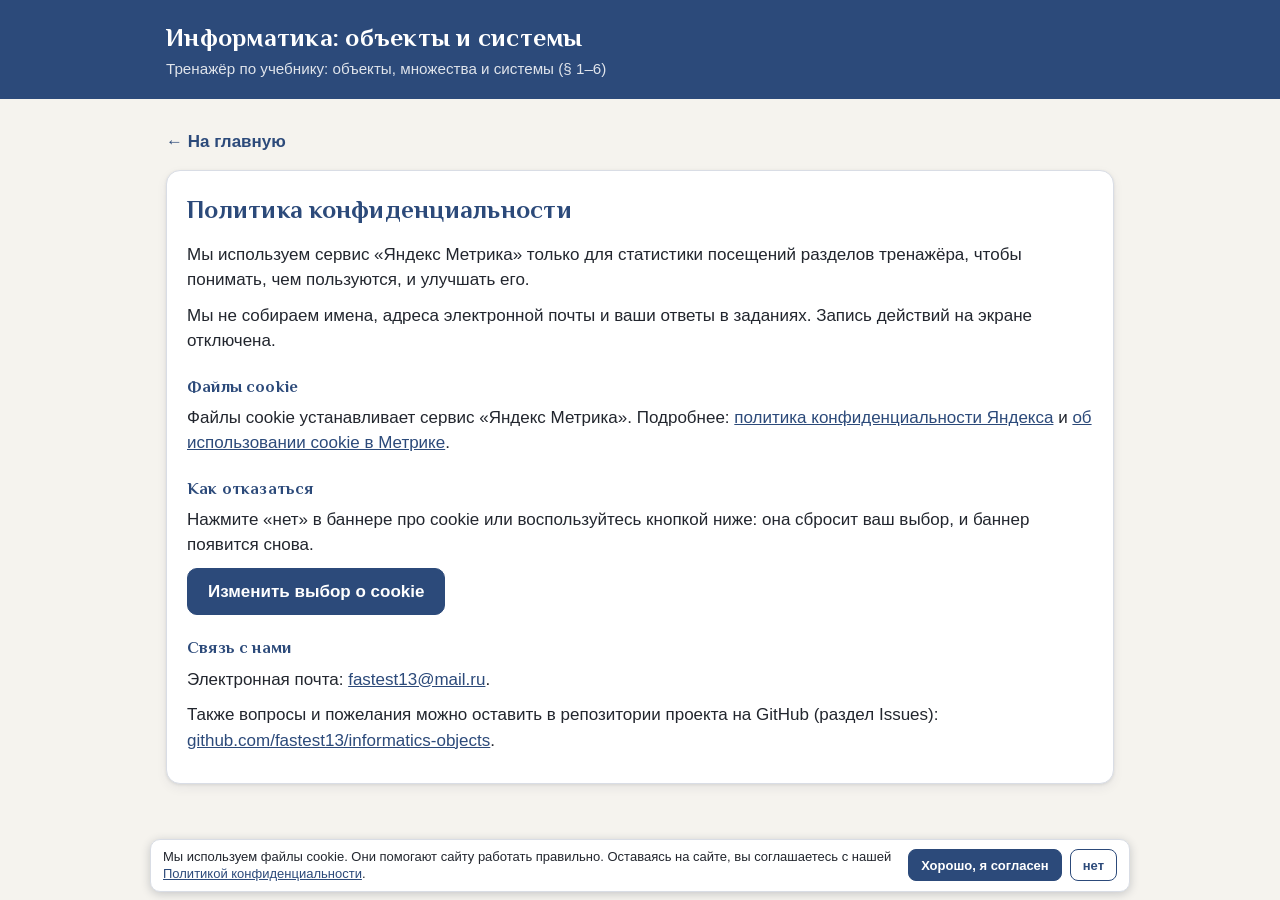
<file: privacy.html>
<!DOCTYPE html>
<html lang="ru">
<head>
  <meta charset="utf-8">
  <meta name="viewport" content="width=device-width, initial-scale=1">
  <title>Политика конфиденциальности — Информатика: объекты и системы</title>
  <link rel="icon" type="image/png" sizes="32x32" href="favicon.png">
  <link rel="icon" type="image/svg+xml" href="favicon.svg">
  <link rel="stylesheet" href="css/style.css?v=20261116a">
</head>
<body data-page="privacy">
  <header class="site-header">
    <div class="wrap">
      <h1>Информатика: объекты и системы</h1>
      <p class="subtitle">Тренажёр по учебнику: объекты, множества и системы (§ 1–6)</p>
    </div>
  </header>

  <main class="wrap privacy">
    <p><a class="back-link" href="index.html">← На главную</a></p>

    <div class="card">
      <h2>Политика конфиденциальности</h2>

      <p>Мы используем сервис «Яндекс Метрика» только для статистики посещений разделов тренажёра, чтобы
        понимать, чем пользуются, и улучшать его.</p>
      <p>Мы не собираем имена, адреса электронной почты и ваши ответы в заданиях. Запись действий на экране
        отключена.</p>

      <h3>Файлы cookie</h3>
      <p>Файлы cookie устанавливает сервис «Яндекс Метрика». Подробнее:
        <a href="https://yandex.ru/legal/confidential/" target="_blank" rel="noopener">политика конфиденциальности Яндекса</a>
        и
        <a href="https://yandex.ru/support/metrica/general/cookie-usage.html" target="_blank" rel="noopener">об использовании cookie в Метрике</a>.
      </p>

      <h3>Как отказаться</h3>
      <p>Нажмите «нет» в баннере про cookie или воспользуйтесь кнопкой ниже: она сбросит ваш выбор, и баннер
        появится снова.</p>
      <p><button type="button" class="btn primary" id="reset-consent">Изменить выбор о cookie</button></p>

      <h3>Связь с нами</h3>
      <p>Электронная почта: <a href="mailto:fastest13@mail.ru?subject=%D0%A2%D0%B5%D1%81%D1%82%20%D0%93%D0%B8%D0%B4%D1%80%D0%BE%D1%81%D1%84%D0%B5%D1%80%D0%B0">fastest13@mail.ru</a>.</p>
      <p>Также вопросы и пожелания можно оставить в репозитории проекта на GitHub (раздел Issues):
        <a href="https://github.com/fastest13/informatics-objects" target="_blank" rel="noopener">github.com/fastest13/informatics-objects</a>.
      </p>
    </div>
  </main>

  <footer class="site-footer wrap">
    <a href="index.html">На главную</a>
  </footer>

  <script src="js/common.js?v=20261116a"></script>
  <script src="js/analytics.js?v=20261116a"></script>
  <script>
    document.getElementById('reset-consent').addEventListener('click', function () { App.resetConsent(); });
  </script>
</body>
</html>
</file>
<file: css/style.css>
:root {
  --accent: #2c4a7a;
  --accent-dark: #1f3659;
  --accent-soft: #e8eef8;
  --bg: #f5f3ee;
  --card: #ffffff;
  --text: #22262e;
  --muted: #667085;
  --border: #d9dde5;
  --green: #2e7d32;
  --green-bg: #e6f4e7;
  --red: #c62828;
  --red-bg: #fbe9e9;
  --shadow: 0 1px 3px rgba(30, 40, 60, .10), 0 4px 12px rgba(30, 40, 60, .06);
}

/* Заголовочный шрифт Philosopher (SIL Open Font License), лежит в fonts/ — работает без интернета и в печати */
@font-face {
  font-family: 'Philosopher';
  font-style: normal;
  font-weight: 700;
  font-display: swap;
  src: url(../fonts/philosopher-700-cyrillic.woff2) format('woff2');
  unicode-range: U+0301, U+0400-045F, U+0490-0491, U+04B0-04B1, U+2116;
}
@font-face {
  font-family: 'Philosopher';
  font-style: normal;
  font-weight: 700;
  font-display: swap;
  src: url(../fonts/philosopher-700-latin.woff2) format('woff2');
  unicode-range: U+0000-00FF, U+0131, U+0152-0153, U+02BB-02BC, U+02C6, U+02DA, U+02DC, U+0304, U+0308, U+0329, U+2000-206F, U+20AC, U+2122, U+2191, U+2193, U+2212, U+2215, U+FEFF, U+FFFD;
}

* { box-sizing: border-box; }

html { -webkit-text-size-adjust: 100%; }

body {
  margin: 0;
  background: var(--bg);
  color: var(--text);
  font: 17px/1.5 -apple-system, BlinkMacSystemFont, "Segoe UI", Roboto, "Helvetica Neue", Arial, sans-serif;
  overflow-wrap: anywhere;
}

[hidden] { display: none !important; }

/* Все заголовки — шрифтом Philosopher */
h1, h2, h3, .menu-title, .result-grade {
  font-family: 'Philosopher', Georgia, 'Times New Roman', serif;
  font-weight: 700;
  letter-spacing: .01em;
}

.wrap { max-width: 980px; margin: 0 auto; padding: 0 16px; }

.site-header { background: var(--accent); color: #fff; padding: 22px 0 18px; margin-bottom: 24px; }
.site-header h1 { margin: 0; font-size: 1.6rem; line-height: 1.25; }
.subtitle { margin: 4px 0 0; opacity: .85; font-size: .95rem; }

main.wrap { padding-bottom: 32px; }

/* ---------- Кнопки ---------- */
.btn {
  min-height: 44px;
  padding: 10px 20px;
  border: 1px solid var(--accent);
  border-radius: 10px;
  background: #fff;
  color: var(--accent);
  font: inherit;
  font-weight: 600;
  cursor: pointer;
  touch-action: manipulation;
}
.btn:hover { background: var(--accent-soft); }
.btn.primary { background: var(--accent); color: #fff; }
.btn.primary:hover { background: var(--accent-dark); }
.btn.ghost { border-color: transparent; background: transparent; padding-left: 8px; padding-right: 12px; }
.btn.ghost:hover { background: var(--accent-soft); }
.btn:focus-visible, .option:focus-visible, .cell:focus-visible, .menu-card:focus-visible {
  outline: 3px solid rgba(44, 74, 122, .45);
  outline-offset: 2px;
}

/* ---------- Меню ---------- */
.menu {
  position: relative;
  display: flex; align-items: center; justify-content: flex-end;
  min-height: 440px;
  min-height: max(440px, calc(100vh - 170px));
  min-height: max(440px, calc(100svh - 170px));
  max-height: 760px;
  padding: 24px;
  border-radius: 14px;
  overflow: hidden;
  box-shadow: var(--shadow);
  background: #b9c7dc;
}
.hero {
  position: absolute; inset: 0; z-index: 0;
  margin: 0;
}
.hero img {
  display: block; width: 100%; height: 100%; margin: 0;
  object-fit: cover; object-position: left center;
}
.menu-cards {
  position: relative; z-index: 1;
  width: 58%;
  display: grid; grid-template-columns: 1fr 1fr; gap: 14px;
}
.menu-card {
  position: relative;
  display: flex; flex-direction: column;
  padding: 0;
  text-decoration: none;
  text-align: left;
  font: inherit; color: inherit;
  background: rgba(255, 255, 255, .94);
  -webkit-backdrop-filter: blur(6px);
  backdrop-filter: blur(6px);
  border: 1.5px solid var(--accent);
  border-radius: 8px;
  overflow: hidden;
  box-shadow: var(--shadow);
  cursor: pointer;
  transition: transform .12s, box-shadow .12s;
  touch-action: manipulation;
}
/* Заголовок «окна программы» */
.menu-bar {
  display: flex; align-items: center; justify-content: space-between; gap: 8px;
  height: 30px; padding: 0 10px;
  background: linear-gradient(#3a5e96, var(--accent));
  color: #fff;
  font: 600 13px/1 ui-monospace, Menlo, Consolas, monospace;
  letter-spacing: .02em;
  white-space: nowrap;
}
.menu-btns { font: 700 12px/1 system-ui, sans-serif; letter-spacing: .1em; }
.menu-card .menu-title { padding: 10px 16px 0; font-size: 1.05rem; }
.menu-card .menu-desc { padding: 4px 16px 10px; font-size: .9rem; }
.menu-go {
  align-self: flex-start;
  margin: auto 16px 14px;
  padding: 5px 14px;
  border: 1.5px solid var(--accent);
  border-radius: 4px;
  background: var(--accent-soft);
  box-shadow: inset -2px -2px 0 rgba(44, 74, 122, .25);
  color: var(--accent);
  font: 600 13px/1.2 system-ui, sans-serif;
}
.menu-note { padding: 10px 16px 0; font-size: 12px; font-weight: 600; letter-spacing: .04em; text-transform: uppercase; color: #1f6b47; }
.menu-note + .menu-title { padding-top: 4px; }
.menu-card.is-doc { border-color: #1f6b47; }
.menu-card.is-doc .menu-title { color: #1f6b47; }
.menu-card.is-doc .menu-bar { background: linear-gradient(#2e8a5f, #1f6b47); color: #fff; }
.menu-card.is-doc .menu-go { background: #e3f3ea; border-color: #1f6b47; color: #1f6b47; box-shadow: inset -2px -2px 0 rgba(31, 107, 71, .25); }
.menu-card.is-doc:hover .menu-go { background: #fff; }
.menu-card:hover .menu-go { background: #fff; }
.menu-card:hover { background: #fff; transform: translateY(-2px); box-shadow: 0 2px 6px rgba(30,40,60,.14), 0 8px 20px rgba(30,40,60,.10); }
.menu-title { font-size: 1.15rem; font-weight: 700; color: var(--accent); }
.menu-desc { color: var(--muted); font-size: .95rem; }

/* ---------- Общее для режимов ---------- */
.mode-head { display: flex; align-items: center; gap: 12px; margin-bottom: 12px; flex-wrap: wrap; }
.mode-head h2 { margin: 0; font-size: 1.25rem; color: var(--accent); }
.hint { margin: 0 0 14px; color: var(--muted); font-size: .95rem; }
.section-title { margin: 24px 0 10px; color: var(--accent); }

.card {
  background: var(--card);
  border: 1px solid var(--border);
  border-radius: 14px;
  box-shadow: var(--shadow);
  padding: 20px;
  margin-bottom: 14px;
}

.bar {
  position: sticky; bottom: 0; z-index: 5;
  display: flex; flex-wrap: wrap; gap: 10px; justify-content: center;
  margin: 18px -16px 0;
  padding: 12px 16px calc(12px + env(safe-area-inset-bottom));
  background: rgba(245, 243, 238, .95);
  border-top: 1px solid var(--border);
  backdrop-filter: blur(4px);
}
.bar .btn { flex: 1 1 160px; max-width: 320px; }

.result {
  display: flex; align-items: center; gap: 16px;
  padding: 18px;
  margin-bottom: 16px;
  border-radius: 14px;
  border: 2px solid var(--accent);
  background: var(--accent-soft);
  scroll-margin-top: 12px;
}
.result-knight { flex: 0 0 auto; display: block; width: 140px; max-width: 30%; height: auto; }
.result-body { flex: 1 1 auto; min-width: 0; display: flex; flex-direction: column; gap: 4px; }
.result-top { display: flex; flex-wrap: wrap; align-items: center; gap: 6px 12px; }
.share-btn {
  min-height: 40px;
  padding: 6px 14px;
  background: rgba(255, 255, 255, .75);
  color: var(--accent);
  border: 1px solid var(--accent);
  border-radius: 999px;
  font-size: .95rem;
  white-space: nowrap;
}
.share-btn:hover { background: #fff; }
.result.good .share-btn { color: var(--green); border-color: var(--green); }
.result.low .share-btn { color: var(--red); border-color: var(--red); }
.result-grade { font-size: 2rem; line-height: 1.15; font-weight: 700; color: var(--accent); }
.result-score { font-size: 1.15rem; font-weight: 600; color: var(--accent); }
.result-phrase { font-size: 1rem; color: var(--text); }
.result.good { border-color: var(--green); background: var(--green-bg); }
.result.good .result-grade, .result.good .result-score { color: var(--green); }
.result.low { border-color: var(--red); background: var(--red-bg); }
.result.low .result-grade, .result.low .result-score { color: var(--red); }

/* ---------- Викторина «Выбери определение» ---------- */
.progress-line { display: flex; justify-content: space-between; color: var(--muted); font-size: .95rem; margin-bottom: 6px; }
.progress-track { height: 6px; background: var(--accent-soft); border-radius: 3px; overflow: hidden; margin-bottom: 18px; }
.progress-fill { height: 100%; background: var(--accent); }
.prompt { font-weight: 700; margin-bottom: 18px; }
.prompt-term { font-size: 1.7rem; color: var(--accent); }
.options { display: flex; flex-direction: column; gap: 10px; }
.option {
  display: block; width: 100%;
  min-height: 48px; padding: 12px 14px;
  text-align: left; font: inherit; color: var(--text);
  background: #fff;
  border: 2px solid var(--border);
  border-radius: 10px;
  cursor: pointer;
  touch-action: manipulation;
}
.option:hover { border-color: var(--accent); background: var(--accent-soft); }
.option.locked { cursor: default; }
.option.locked:hover { border-color: var(--border); background: #fff; }
.option.correct, .option.correct:hover { border-color: var(--green); background: var(--green-bg); }
.option.wrong, .option.wrong:hover { border-color: var(--red); background: var(--red-bg); }

.note-ok { color: var(--green); font-weight: 600; text-align: center; }
.mistake-prompt { font-weight: 700; margin-bottom: 8px; color: var(--accent); }
.answer { padding: 8px 12px; border-radius: 8px; margin-top: 6px; }
.wrong-text { background: var(--red-bg); color: var(--red); }
.right-text { background: var(--green-bg); color: var(--green); }

/* ---------- Режим «Соедини термины» ---------- */
.match-grid {
  display: grid;
  grid-template-columns: 1fr 2fr;
  gap: 8px;
}
.cell {
  padding: 10px 12px;
  background: #fff;
  border: 2px solid var(--border);
  border-radius: 10px;
  font-size: .95rem;
  cursor: pointer;
  user-select: none;
  -webkit-user-select: none;
  touch-action: manipulation;
  position: relative;
  transition: transform .18s ease, box-shadow .18s ease, background-color .18s ease, border-color .18s ease;
}
.term-cell { font-weight: 700; color: var(--accent); display: flex; align-items: center; }
.cell:hover { border-color: var(--accent); }
.cell.selected { border-color: var(--accent); background: #dbe6f7; box-shadow: 0 0 0 3px rgba(44, 74, 122, .25); }
.cell.lifted {
  transform: translateY(-4px) scale(1.02);
  box-shadow: 0 0 0 3px rgba(44, 74, 122, .25), 0 8px 18px rgba(30, 40, 60, .28);
  z-index: 2;
}
.cell.flying { z-index: 3; }
.cell.just-paired { animation: pairPulse .6s ease-out; }
@keyframes pairPulse {
  from { background-color: #c4d8f5; border-color: var(--accent); box-shadow: 0 0 0 4px rgba(44, 74, 122, .35); }
}
@media (prefers-reduced-motion: reduce) {
  .cell { transition: none; }
  .cell.lifted { transform: none; }
  .cell.just-paired { animation: none; }
}
.match-grid.locked .cell { cursor: default; }
.match-grid.locked .cell:hover { border-color: var(--border); }
.cell.ok, .match-grid.locked .cell.ok:hover { border-color: var(--green); background: var(--green-bg); }
.cell.bad, .match-grid.locked .cell.bad:hover { border-color: var(--red); background: var(--red-bg); }
.fix { margin-top: 8px; padding-top: 8px; border-top: 1px dashed var(--green); color: var(--green); font-weight: 600; }

/* ---------- Разбор задачи ---------- */
.explain { margin-top: 14px; padding: 12px 14px; background: var(--accent-soft); border-left: 4px solid var(--accent); border-radius: 8px; }
.explain-why { margin: 0 0 8px; }
.explain svg { display: block; margin: 8px auto 0; }

/* ---------- Бонусная задача ---------- */
.bonus-tag { display: inline-block; margin-bottom: 10px; padding: 3px 12px; border-radius: 999px; background: #fdf0a8; border: 1px solid #e0b100; color: #5c4700; font-size: .85rem; font-weight: 700; }
.bonus-result { margin: 0 0 14px; padding: 10px 14px; border-radius: 8px; border-left: 4px solid #e0b100; background: #fff8dc; color: #5c4700; font-weight: 600; }
.bonus-note { margin-bottom: 6px; font-size: .85rem; color: #8a6d00; font-weight: 600; }

/* ---------- Мобильные ---------- */
@media (max-width: 640px) {
  body { font-size: 16px; }
  .site-header h1 { font-size: 1.35rem; }
  .menu {
    display: block;
    min-height: 0; max-height: none;
    padding: 0;
    border-radius: 12px;
    background: var(--accent-soft);
  }
  .hero { position: relative; inset: auto; height: 78vw; }
  .hero img { width: 100%; height: 100%; object-fit: cover; object-position: 0% 35%; }
  .menu-cards { width: 100%; grid-template-columns: 1fr; gap: 10px; padding: 0 12px 12px; margin-top: -36px; }
  .menu-card .menu-title { padding: 14px 16px 0; }
  .menu-card .menu-note + .menu-title { padding-top: 4px; }
  .menu-card .menu-desc { padding: 6px 16px 10px; }
  .menu-go { margin: 0 16px 14px; }
  .prompt-term { font-size: 1.4rem; }
  .card { padding: 16px; }
  .result { gap: 12px; padding: 14px; }
  .result-knight { width: 96px; max-width: 30%; }
  .result-grade { font-size: 1.7rem; }
  .share-btn { padding: 4px 12px; font-size: .9rem; }
  .result-score { font-size: 1rem; }
  .result-phrase { font-size: .92rem; }
  .match-grid { gap: 5px; }
  .cell { padding: 7px 8px; font-size: .78rem; line-height: 1.35; border-width: 1.5px; border-radius: 8px; }
  .bar { gap: 8px; }
  .bar .btn { flex: 1 1 90px; max-width: none; padding: 8px 10px; font-size: .95rem; }
}

/* ---------- Подвал и страница политики ---------- */
.site-footer { padding-top: 8px; padding-bottom: 28px; text-align: center; font-size: .85rem; }
.site-footer a { color: var(--muted); }
.privacy .back-link { display: inline-block; padding: 6px 0; color: var(--accent); font-weight: 600; text-decoration: none; }
.privacy .back-link:hover { text-decoration: underline; }
.privacy h2 { margin: 0 0 12px; color: var(--accent); }
.privacy h3 { margin: 20px 0 6px; color: var(--accent); font-size: 1.05rem; }
.privacy p, .privacy ul { margin: 0 0 10px; }
.privacy ul { padding-left: 22px; }
.privacy a { color: var(--accent); }

/* ---------- Баннер cookie ---------- */
.cookie-banner {
  position: fixed; left: 0; right: 0; bottom: 0; z-index: 2000;
  padding: 0 16px calc(8px + env(safe-area-inset-bottom));
  pointer-events: none;
}
.cookie-inner {
  pointer-events: auto;
  max-width: 980px; margin: 0 auto;
  display: flex; align-items: center; gap: 12px;
  padding: 8px 12px;
  background: var(--card);
  border: 1px solid var(--border);
  border-radius: 10px;
  box-shadow: 0 2px 10px rgba(30, 40, 60, .22);
}
.cookie-text { margin: 0; flex: 1 1 auto; min-width: 0; font-size: 13px; line-height: 1.35; }
.cookie-text a { color: var(--accent); }
.cookie-actions { flex: 0 0 auto; display: flex; flex-wrap: nowrap; gap: 8px; }
.cookie-banner .btn { min-height: 32px; padding: 4px 12px; font-size: 13px; white-space: nowrap; border-radius: 8px; }

@media (max-width: 640px) {
  .cookie-banner { padding-left: 8px; padding-right: 8px; }
  .cookie-inner { flex-direction: column; align-items: stretch; gap: 8px; padding: 8px; }
  .cookie-text { font-size: 12px; }
  .cookie-actions { width: 100%; }
  .cookie-banner .btn { flex: 1 1 0; min-height: 34px; white-space: normal; }
}

/* ---------- Отказ от cookie: сайт скрыт ---------- */
html.cookie-blocked body > *:not(.cookie-refused) { display: none !important; }
html.cookie-blocked body { overflow: hidden; }
.cookie-refused {
  position: fixed; inset: 0; z-index: 3000;
  min-height: 100vh; min-height: 100svh;
  display: flex; flex-direction: column; align-items: center; justify-content: center;
  gap: 18px; padding: 24px 16px;
  background: var(--bg);
  text-align: center;
}
.refused-knight { width: 220px; max-width: 60%; height: auto; display: block; }
.refused-text { margin: 0; max-width: 460px; font-size: 1.15rem; font-weight: 600; color: var(--accent); }
.refused-link { color: var(--muted); font-size: .85rem; }

@media (max-width: 640px) {
  .refused-knight { width: 160px; }
  .refused-text { font-size: 1.05rem; }
}

/* ---------- Печать: баннер cookie не печатается ---------- */
@media print {
  .cookie-banner, .cookie-refused { display: none !important; }
}
</file>
